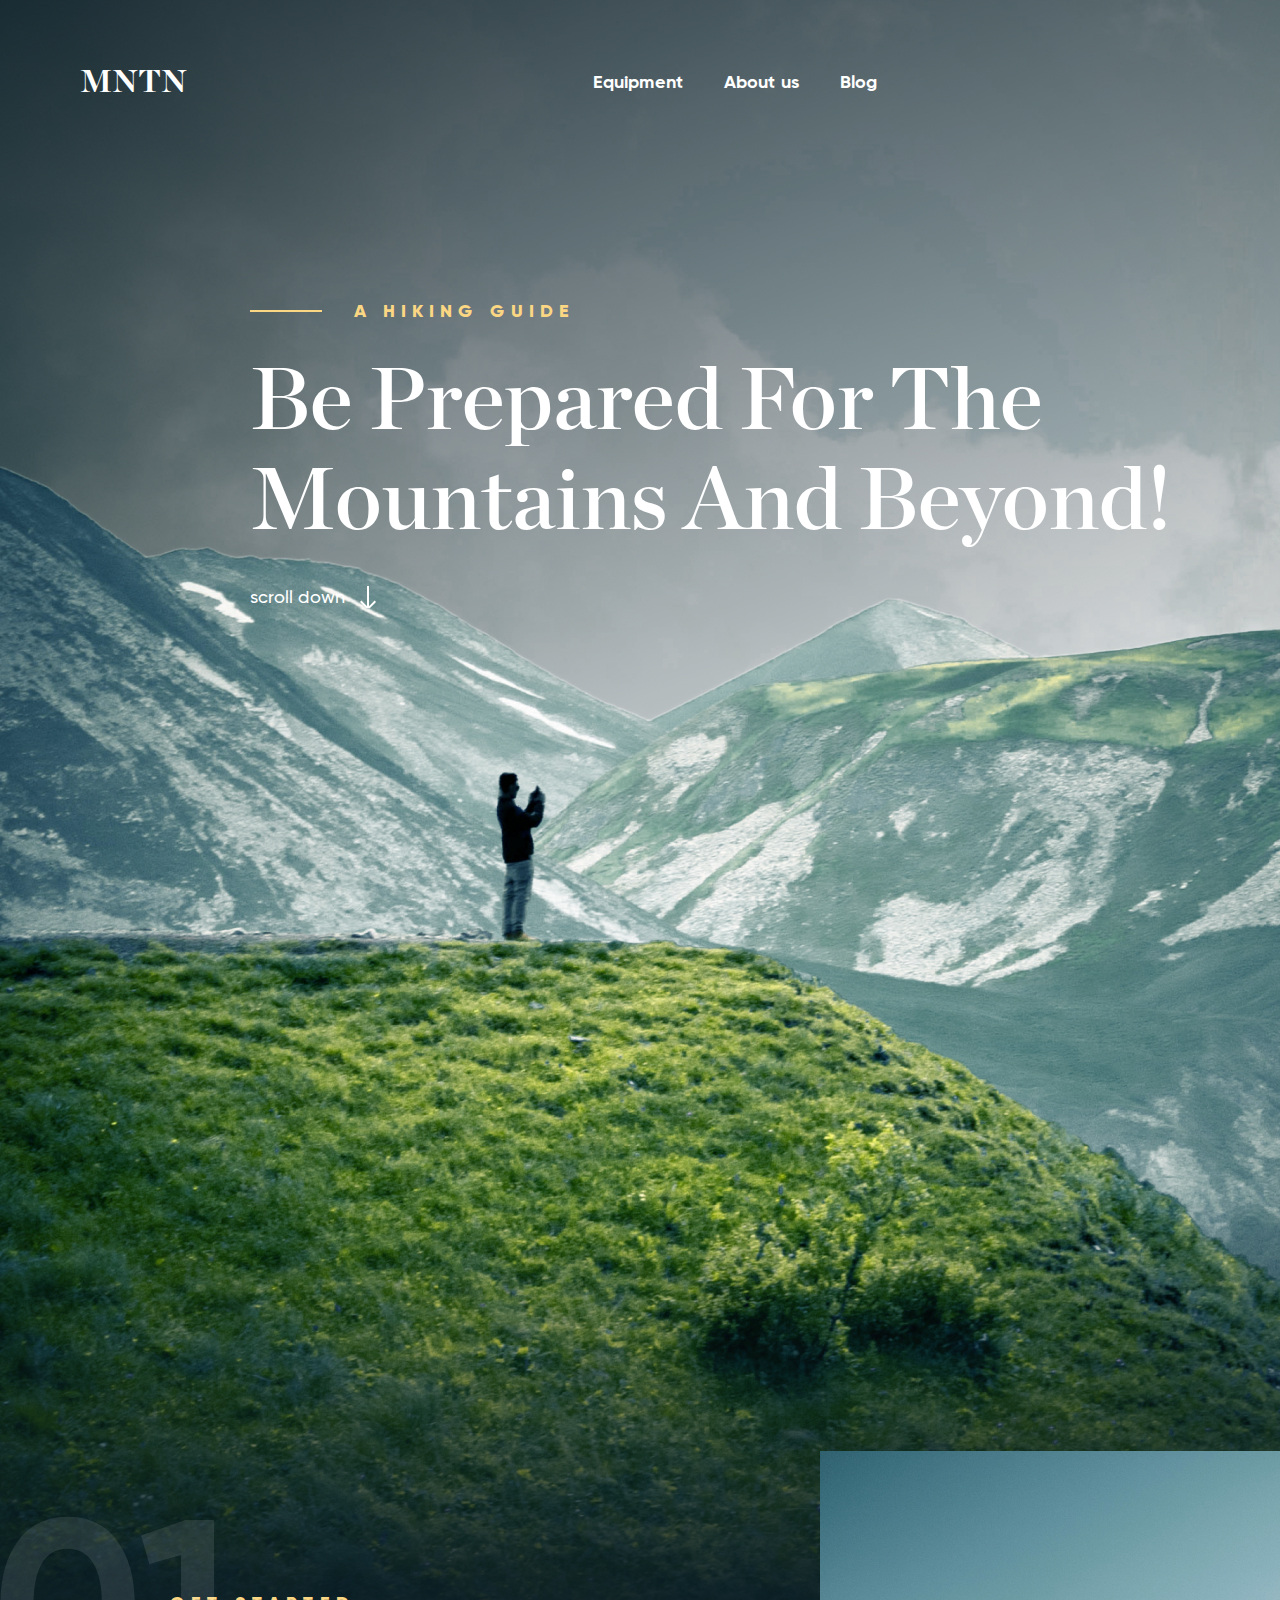
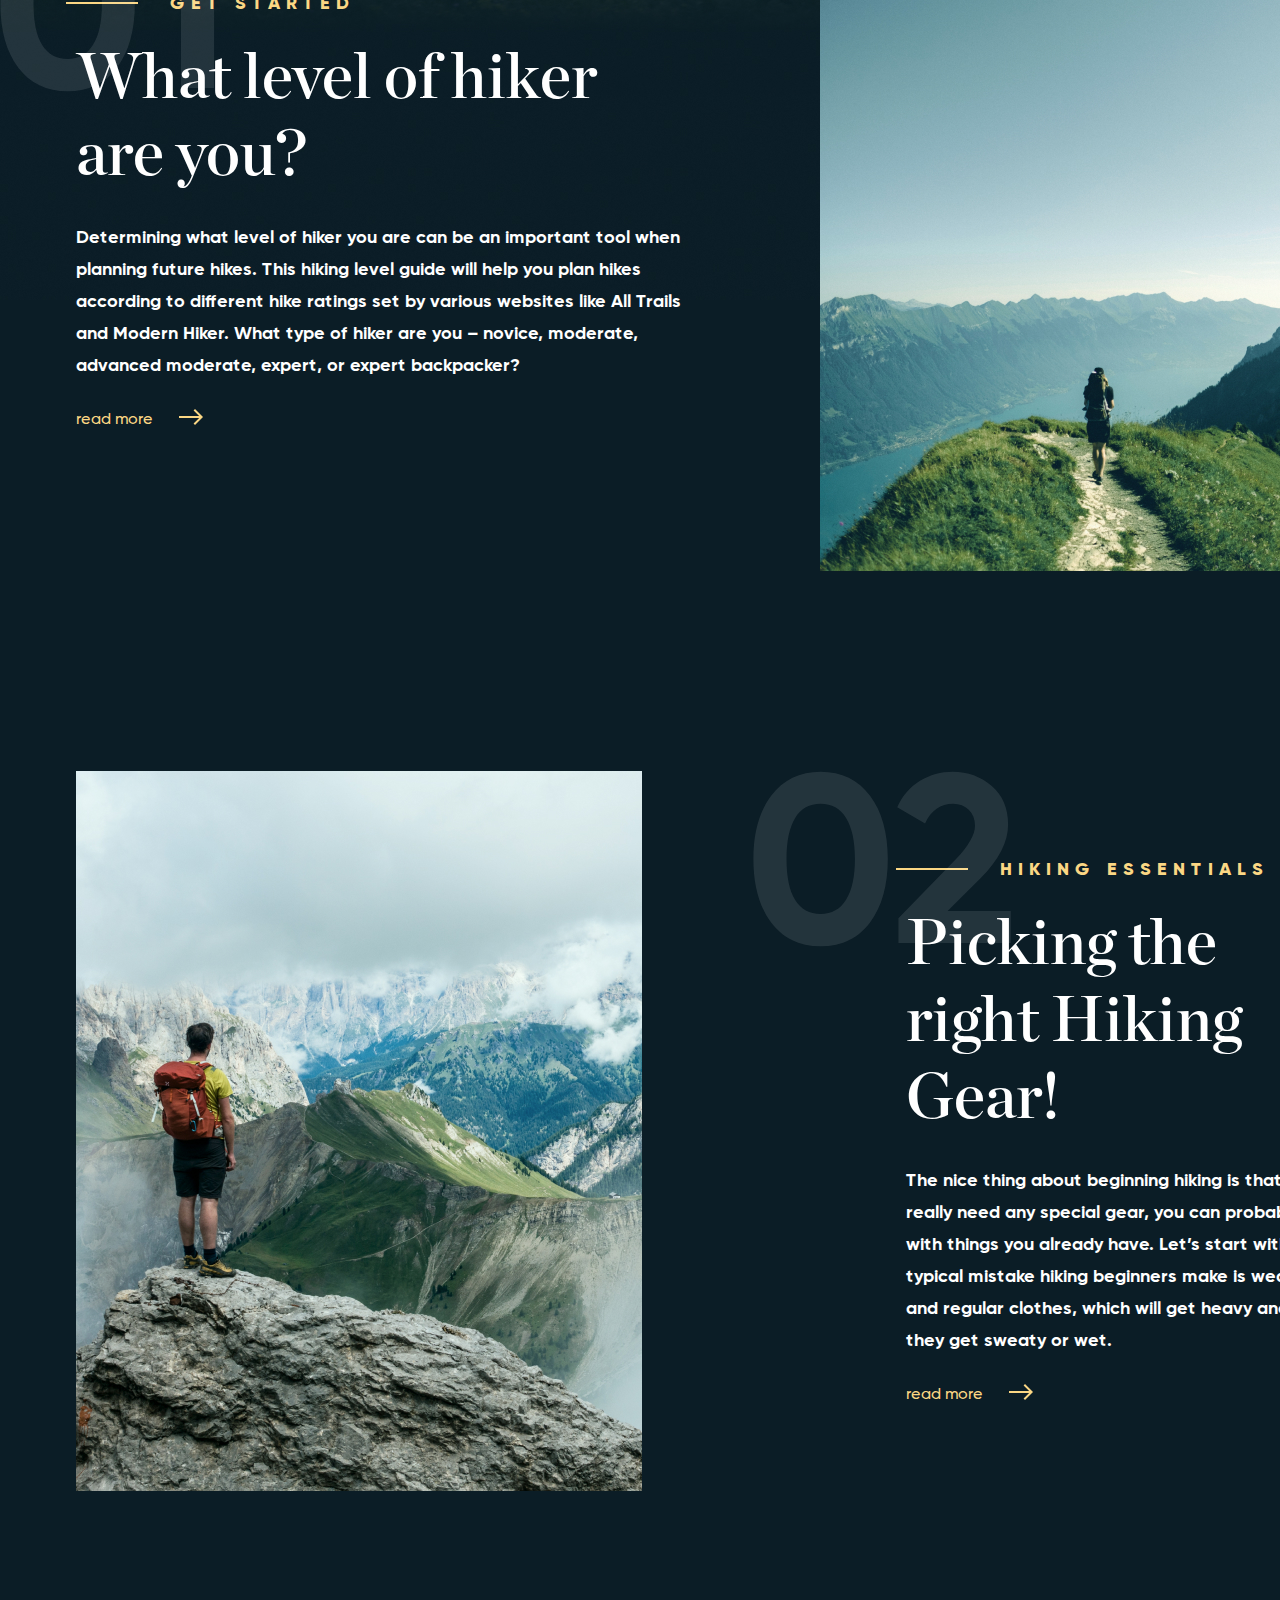
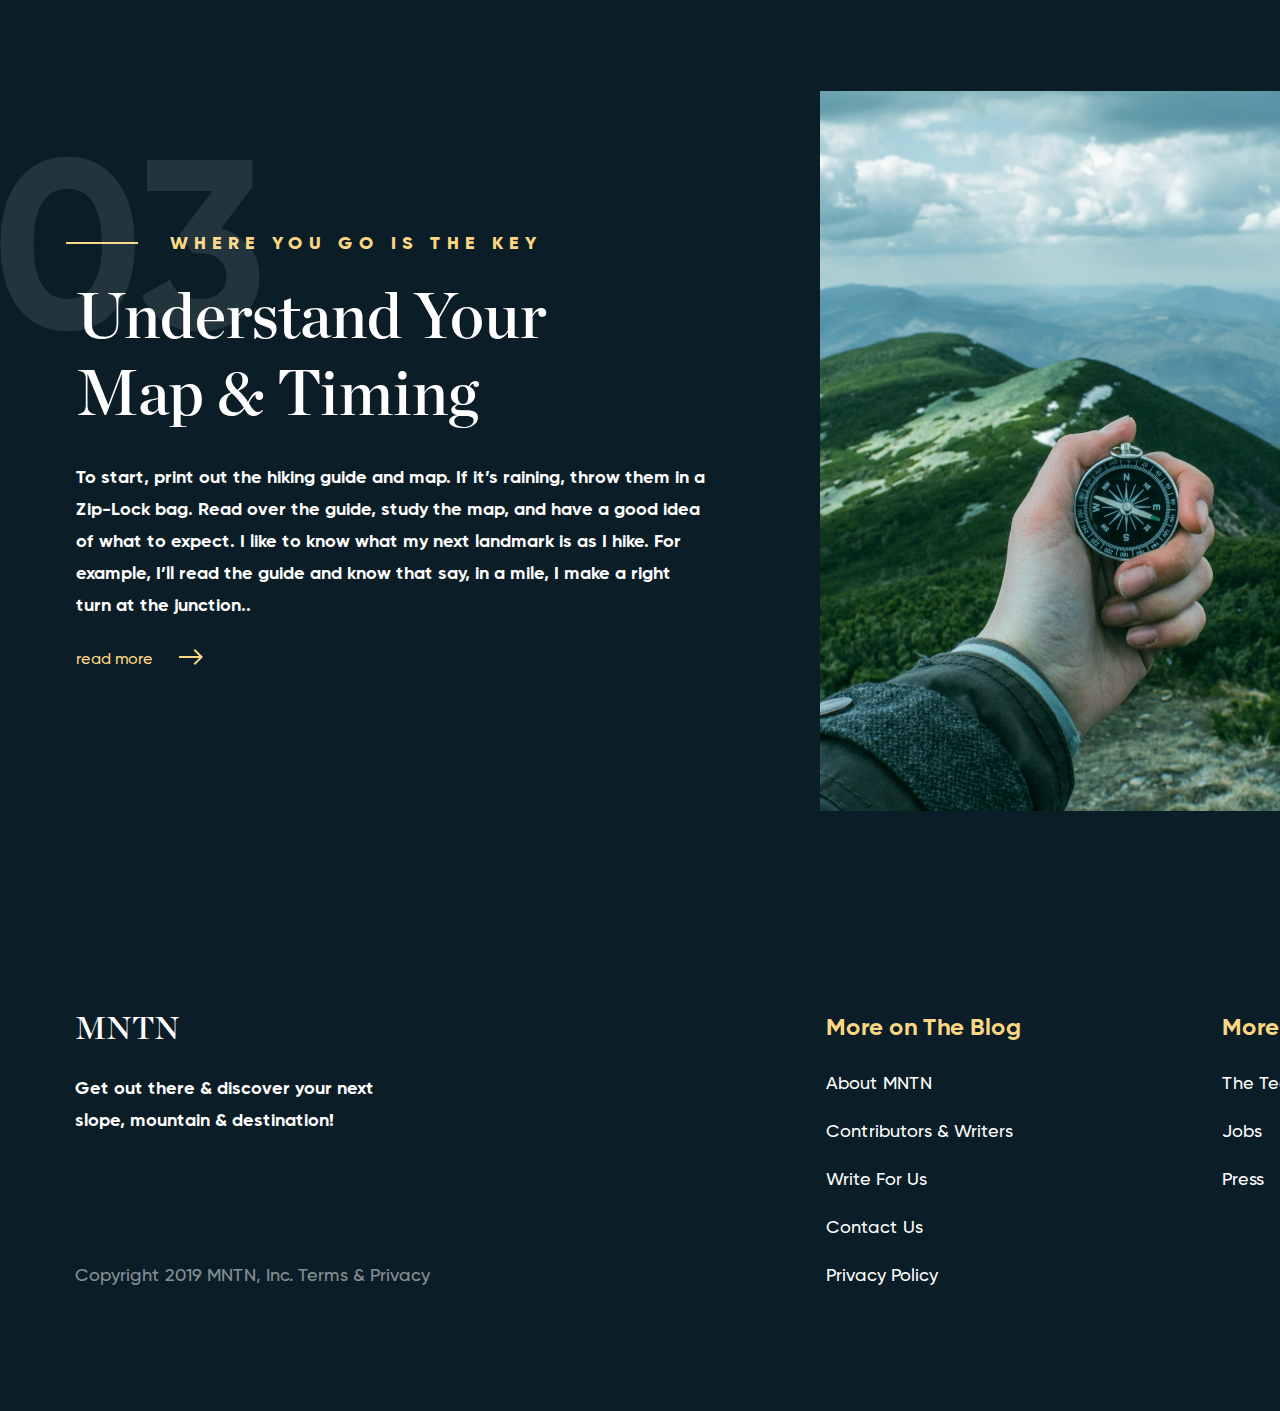
<file: index.html>
<!DOCTYPE html>
<html lang="en">
	<head>
		<meta charset="UTF-8" />
		<meta name="viewport" content="width=device-width, initial-scale=1.0" />
		<link rel="stylesheet" href="./style/main.css" />
		<link rel="stylesheet" href="./fonts/Gilroy/stylesheet.css" />
	</head>
	<body>
		<header class="header">
			<nav class="nav-wrapper">
				<div class="container-wide">
					<div class="row">
						<a href="#" class="logo">MNTN</a>
						<div class="nav">
							<ul>
								<li><a href="#">Equipment</a></li>
								<li><a href="#">About us</a></li>
								<li><a href="#">Blog</a></li>
							</ul>
						</div>
						<a href="#" class="account">Account</a>
					</div>
				</div>
			</nav>
			<div class="wrap-title">
				<article class="main-title">
					<section class="key-title-category">A Hiking guide</section>
					<div class="key-title">Be prepared for the Mountains and beyond!</div>
					<section class="key-title-scroll">scroll down</section>
				</article>
			</div>
		</header>
		<main>
			<article class="content start">
				<div class="section-wrapper">
					<section class="content-title-category">Get started</section>
					<div class="content-title">What level of hiker are you?</div>
					<section class="content-description">
						Determining what level of hiker you are can be an important tool
						when planning future hikes. This hiking level guide will help you
						plan hikes according to different hike ratings set by various
						websites like All Trails and Modern Hiker. What type of hiker are
						you – novice, moderate, advanced moderate, expert, or expert
						backpacker?
					</section>
					<section class="content-direction">read more</section>
				</div>
				<div class="icon-number"><img src="./img/01.svg" alt="icon" /></div>
				<img src="./img/1.jpg" alt="photo_1" />
			</article>
			<div class="content-right-wrapper">
				<article class="content-right essentials">
					<div class="section-wrapper-right">
						<section class="content-title-category">hiking essentials</section>
						<div class="content-title">Picking the right Hiking Gear!</div>
						<section class="content-description">
							The nice thing about beginning hiking is that you don’t really
							need any special gear, you can probably get away with things you
							already have. Let’s start with clothing. A typical mistake hiking
							beginners make is wearing jeans and regular clothes, which will
							get heavy and chafe wif they get sweaty or wet.
						</section>
						<section class="content-direction">read more</section>
					</div>
					<img src="./img/2.jpg" alt="photo_2" />
					<div class="icon-number-right">
						<img src="./img/02.svg" alt="icon" />
					</div>
				</article>
			</div>
			<article class="content map">
				<div class="section-wrapper">
					<section class="content-title-category">
						where you go is the key
					</section>
					<div class="content-title">Understand Your Map & Timing</div>
					<section class="content-description">
						To start, print out the hiking guide and map. If it’s raining, throw
						them in a Zip-Lock bag. Read over the guide, study the map, and have
						a good idea of what to expect. I like to know what my next landmark
						is as I hike. For example, I’ll read the guide and know that say, in
						a mile, I make a right turn at the junction..
					</section>
					<section class="content-direction">read more</section>
				</div>
				<div class="icon-number"><img src="./img/03.svg" alt="icon" /></div>
				<img src="./img/3.jpg" alt="photo_3" />
			</article>
			<footer class="footer">
				<ul class="first-column">
					<li class="column-mntn">MNTN</li>
					<li class="column-desc">
						Get out there & discover your next slope, mountain & destination!
					</li>
					<li class="column-copyright">
						Copyright 2019 MNTN, Inc. Terms & Privacy
					</li>
				</ul>
				<ul class="second-column">
					<div class="column-footer-title">More on The Blog</div>
					<li>About MNTN</li>
					<li>Contributors & Writers</li>
					<li>Write For Us</li>
					<li>Contact Us</li>
					<li>Privacy Policy</li>
				</ul>
				<ul class="third-column">
					<div class="column-footer-title">More on MNTN</div>
					<li>The Team</li>
					<li>Jobs</li>
					<li>Press</li>
				</ul>
			</footer>

			<!-- MOBILE VERSION -->

			<header class="header-mobile">
				<section><h1>What level of hiker are you?</h1></section>
				<ul>
					<li><a href="#">Equipment</a></li>
					<li><a href="#">About us</a></li>
					<li><a href="#">Blog</a></li>
					<li><a href="#">Account</a></li>
				</ul>
			</header>
			<main class="main-mobile">
				<section class="content-mobile">
					<img src="./img/1.jpg" alt="image" />
					<article class="article-mobile">
						<h1 class="content-title-mobile">What level of hiker are you?</h1>
						<p class="content-description-mobile">
							Determining what level of hiker you are can be an important tool
							when planning future hikes. This hiking level guide will help you
							plan hikes according to different hike ratings set by various
							websites like All Trails and Modern Hiker. What type of hiker are
							you – novice, moderate, advanced moderate, expert, or expert
							backpacker?
						</p>
						<section class="content-direction-mobile">
							<a href="#">read more</a>
						</section>
					</article>
				</section>
				<section class="content-mobile">
					<img src="./img/2.jpg" alt="image" />
					<article class="article-mobile">
						<h1 class="content-title-mobile">Picking the right Hiking Gear!</h1>
						<p class="content-description-mobile">
							The nice thing about beginning hiking is that you don’t really
							need any special gear, you can probably get away with things you
							already have. Let’s start with clothing. A typical mistake hiking
							beginners make is wearing jeans and regular clothes, which will
							get heavy and chafe wif they get sweaty or wet.
						</p>
						<section class="content-direction-mobile">
							<a href="#">read more</a>
						</section>
					</article>
				</section>
				<section class="content-mobile">
					<img src="./img/3.jpg" alt="image" />
					<article class="article-mobile">
						<h1 class="content-title-mobile">Understand Your Map & Timing</h1>
						<p class="content-description-mobile">
							To start, print out the hiking guide and map. If it’s raining,
							throw them in a Zip-Lock bag. Read over the guide, study the map,
							and have a good idea of what to expect. I like to know what my
							next landmark is as I hike. For example, I’ll read the guide and
							know that say, in a mile, I make a right turn at the junction..
						</p>
						<section class="content-direction-mobile">
							<a href="#">read more</a>
						</section>
					</article>
				</section>
				<footer class="footer-mobile">
					<ul class="column-mobile">
						<h1>More on The Blog</h1>
						<li>About MNTN</li>
						<li>Contributors & Writers</li>
						<li>Write For Us</li>
						<li>Contact Us</li>
						<li>Privacy Policy</li>
					</ul>
					<ul class="column-mobile">
						<h1>More on MNTN</h1>
						<li>The Team</li>
						<li>Jobs</li>
						<li>Press</li>
					</ul>
					<p>Copyright 2019 MNTN, Inc. Terms & Privacy</p>
				</footer>
			</main>
		</main>
	</body>
</html>
</file>
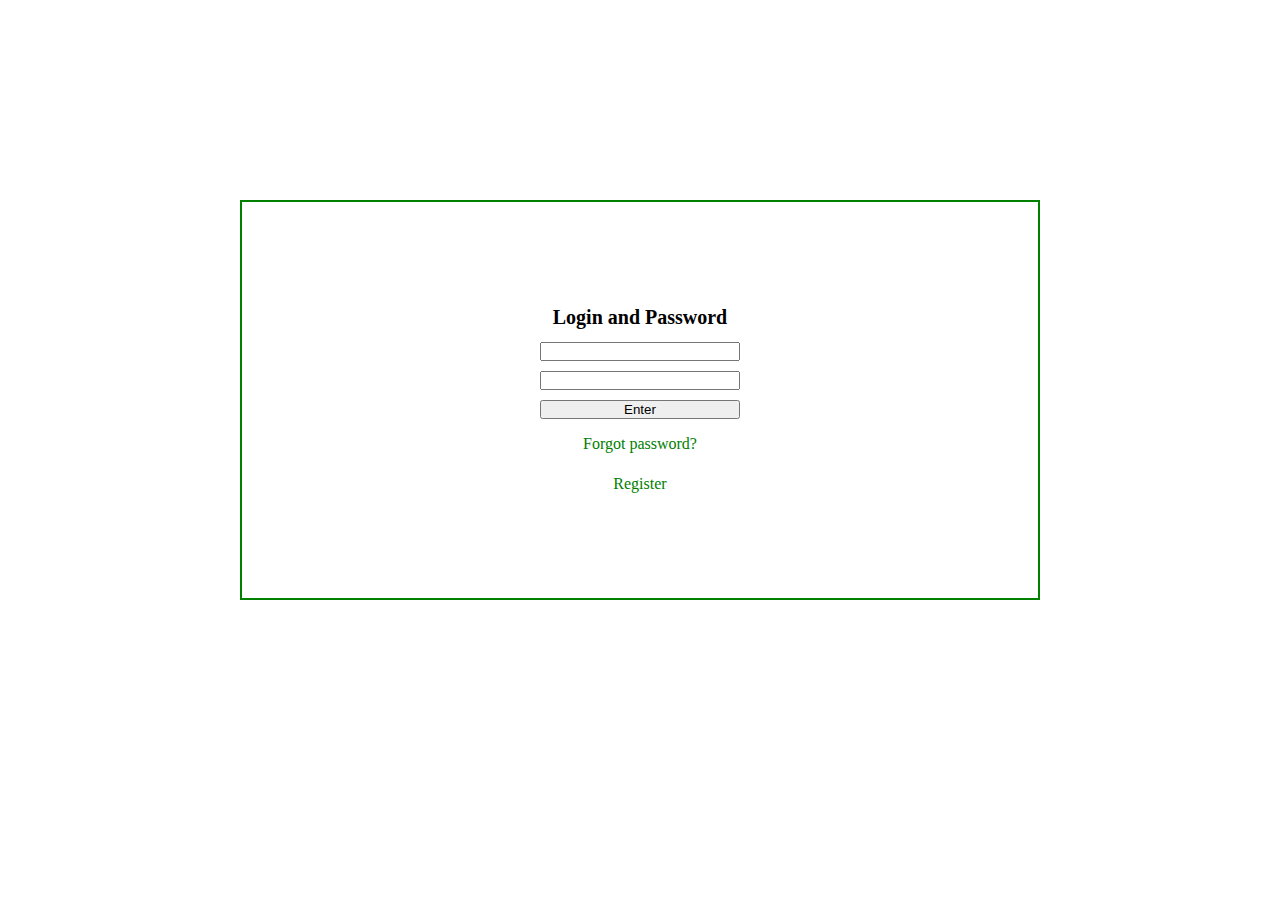
<file: authorizaction/login.html>
<!DOCTYPE html>
<html lang="en">
	<head>
		<meta charset="UTF-8" />
		<meta http-equiv="X-UA-Compatible" content="IE=edge" />
		<meta name="viewport" content="width=device-width, initial-scale=1.0" />
		<link rel="stylesheet" href="../public/style/authorizaction.css" />
	</head>
	<body>
		<main>
			<section class="login-box">
				<div class="field">
					<h1>Login and Password</h1>
					<input type="text" />
					<input type="password" />
					<button>Enter</button>
					<p>
						<a href="send-mail.html">Forgot password?</a>
					</p>
					<p>
						<a href="register.html">Register</a>
					</p>
				</div>
			</section>
		</main>
	</body>
</html>
</file>
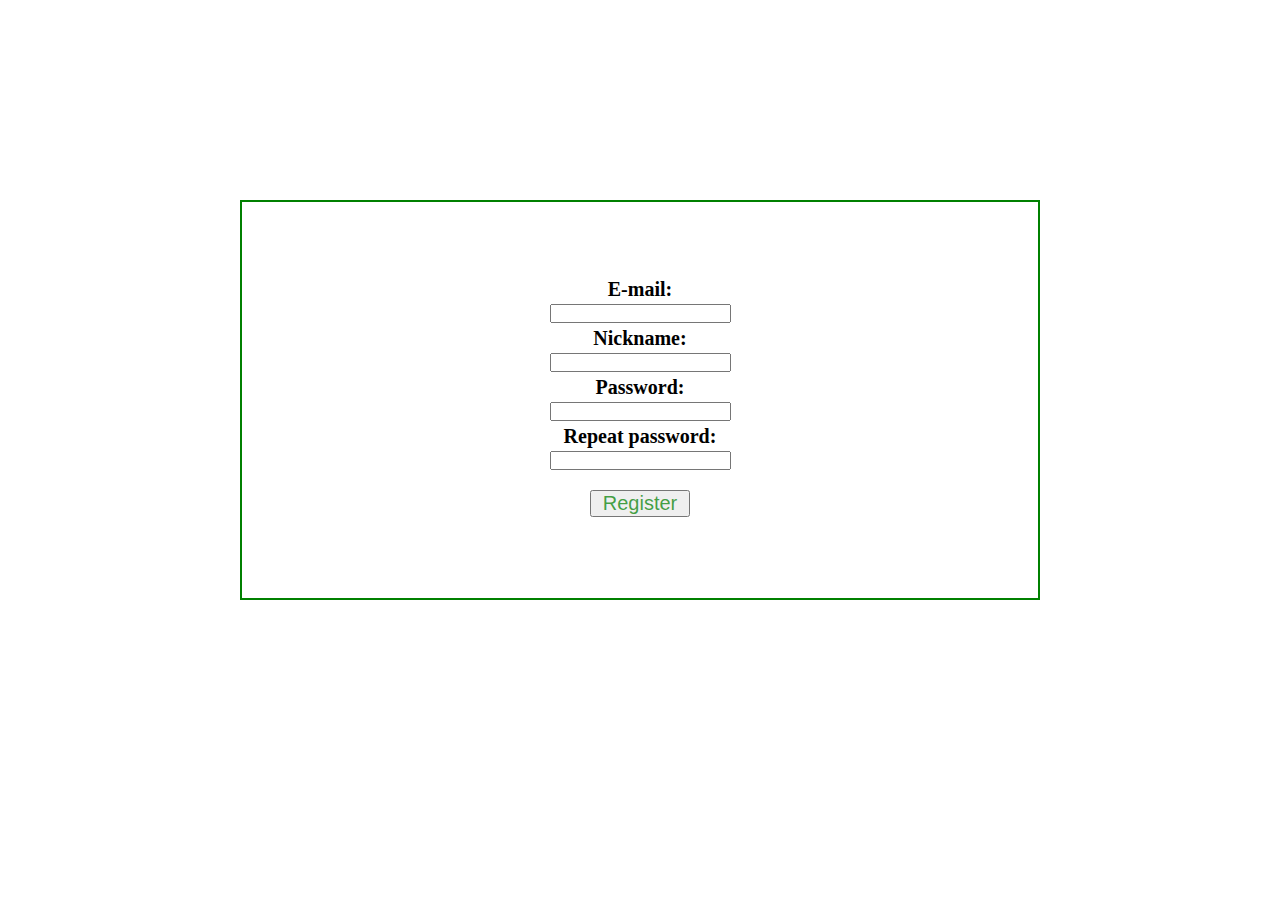
<file: authorizaction/register.html>
<!DOCTYPE html>
<html lang="en">
	<head>
		<meta charset="UTF-8" />
		<meta http-equiv="X-UA-Compatible" content="IE=edge" />
		<meta name="viewport" content="width=device-width, initial-scale=1.0" />
		<link rel="stylesheet" href="../public/style/authorizaction.css" />
	</head>
	<body>
		<main>
			<section class="login-box">
				<form method="post" class="field-2">
					<h1>E-mail:</h1>
					<input type="email" name="email" />
					<h1>Nickname:</h1>
					<input type="text" name="nickname" />
					<h1>Password:</h1>
					<input type="password" name="password_1" />
					<h1>Repeat password:</h1>
					<input type="password" name="password_2" />
					<input type="submit" value="Register" class="register" />
				</form>
			</section>
		</main>
	</body>
</html>
</file>
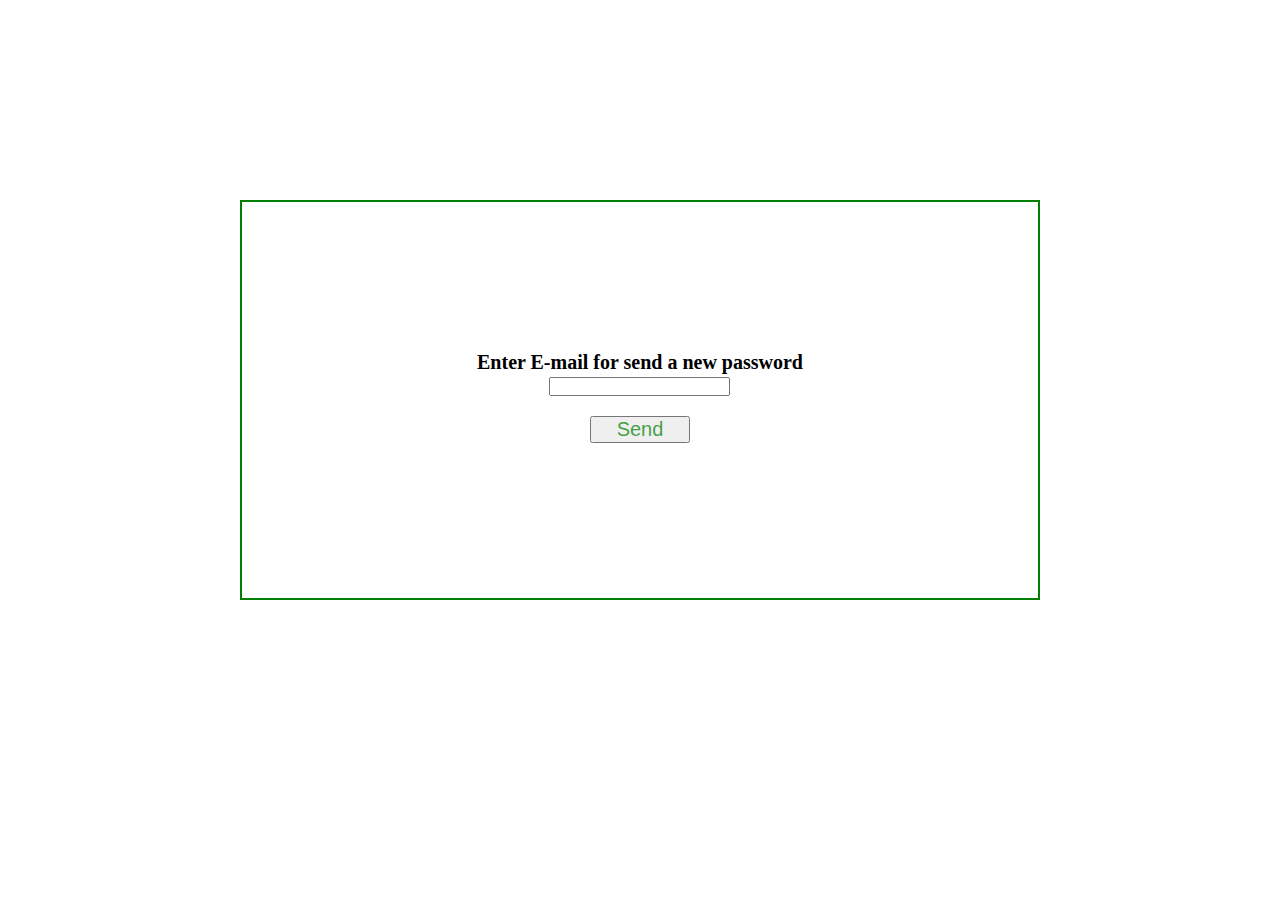
<file: authorizaction/send-mail.html>
<!DOCTYPE html>
<html lang="en">
	<head>
		<meta charset="UTF-8" />
		<meta http-equiv="X-UA-Compatible" content="IE=edge" />
		<meta name="viewport" content="width=device-width, initial-scale=1.0" />
		<link rel="stylesheet" href="../public/style/authorizaction.css" />
	</head>
	<body>
		<main>
			<section class="login-box">
				<form action="" method="" class="field-2">
					<h1>Enter E-mail for send a new password</h1>
					<input type="email" />
					<button class="register">Send</button>
				</form>
			</section>
		</main>
	</body>
</html>
</file>
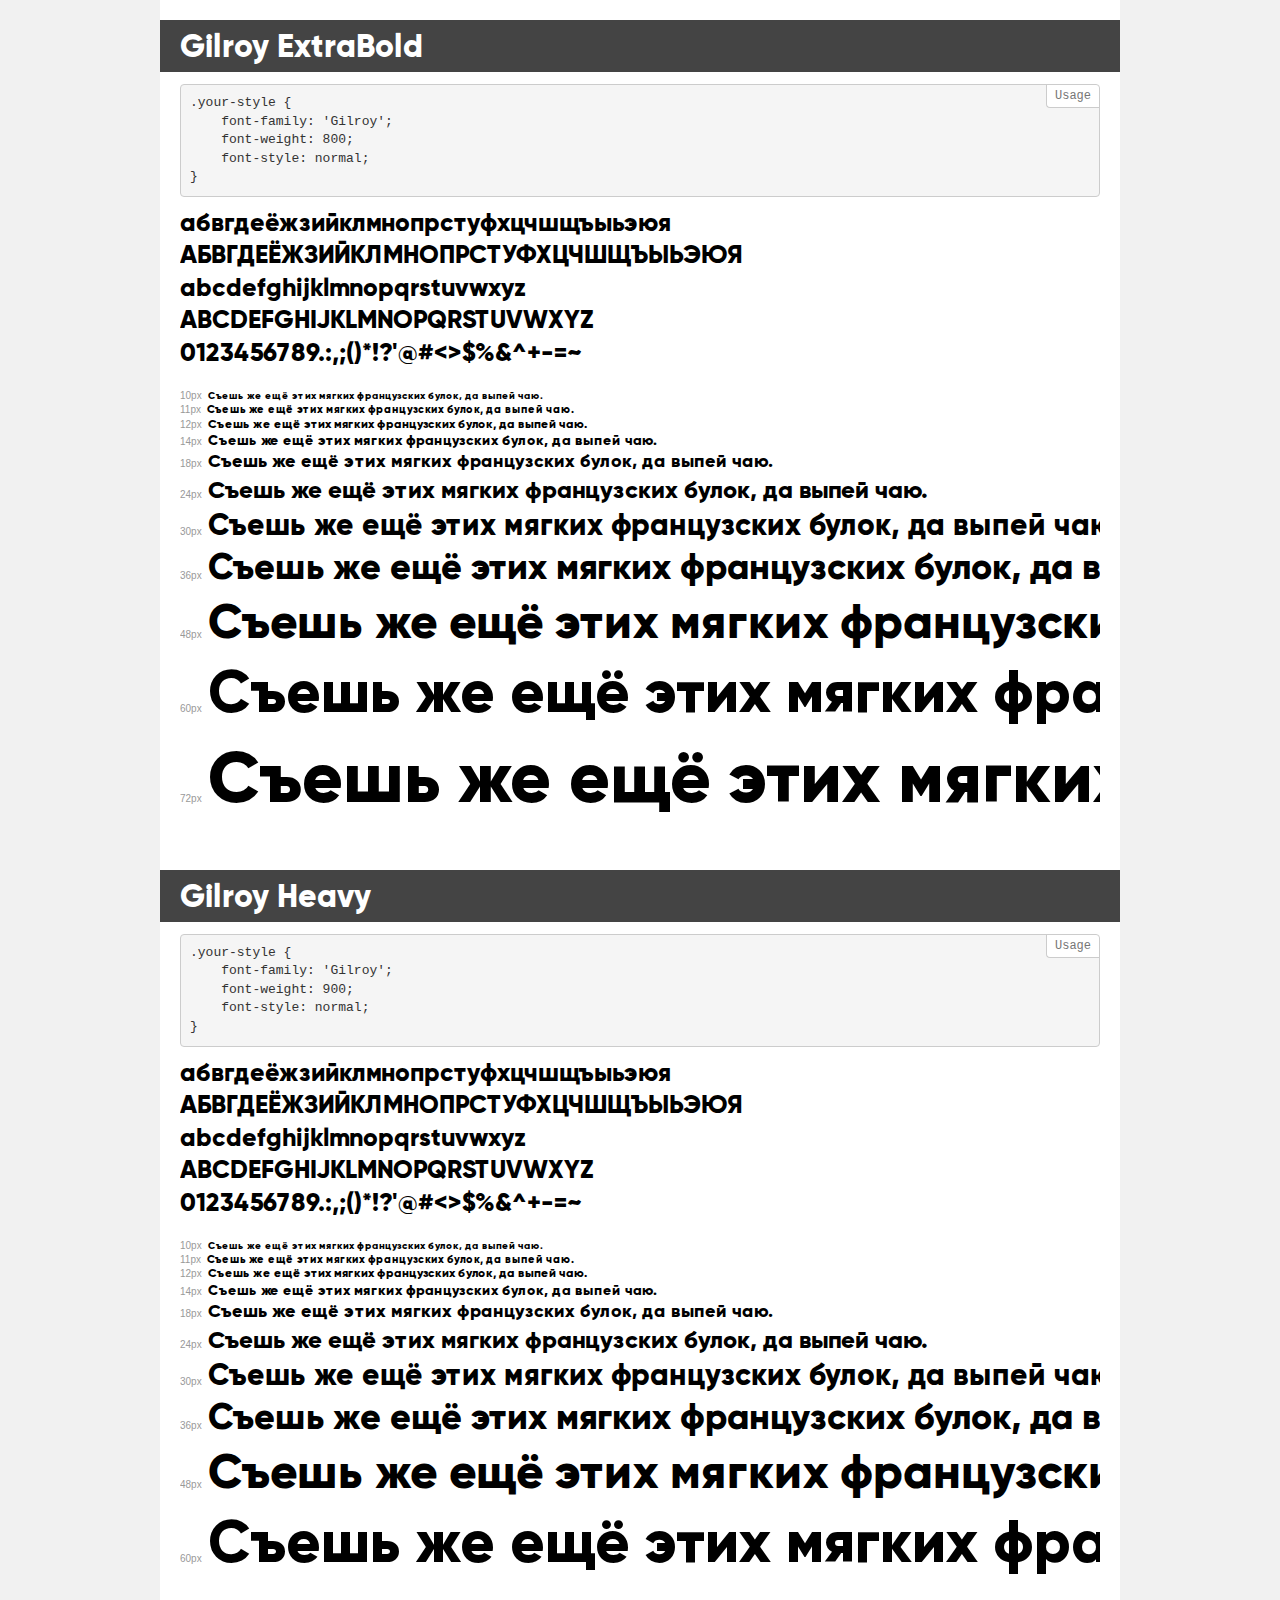
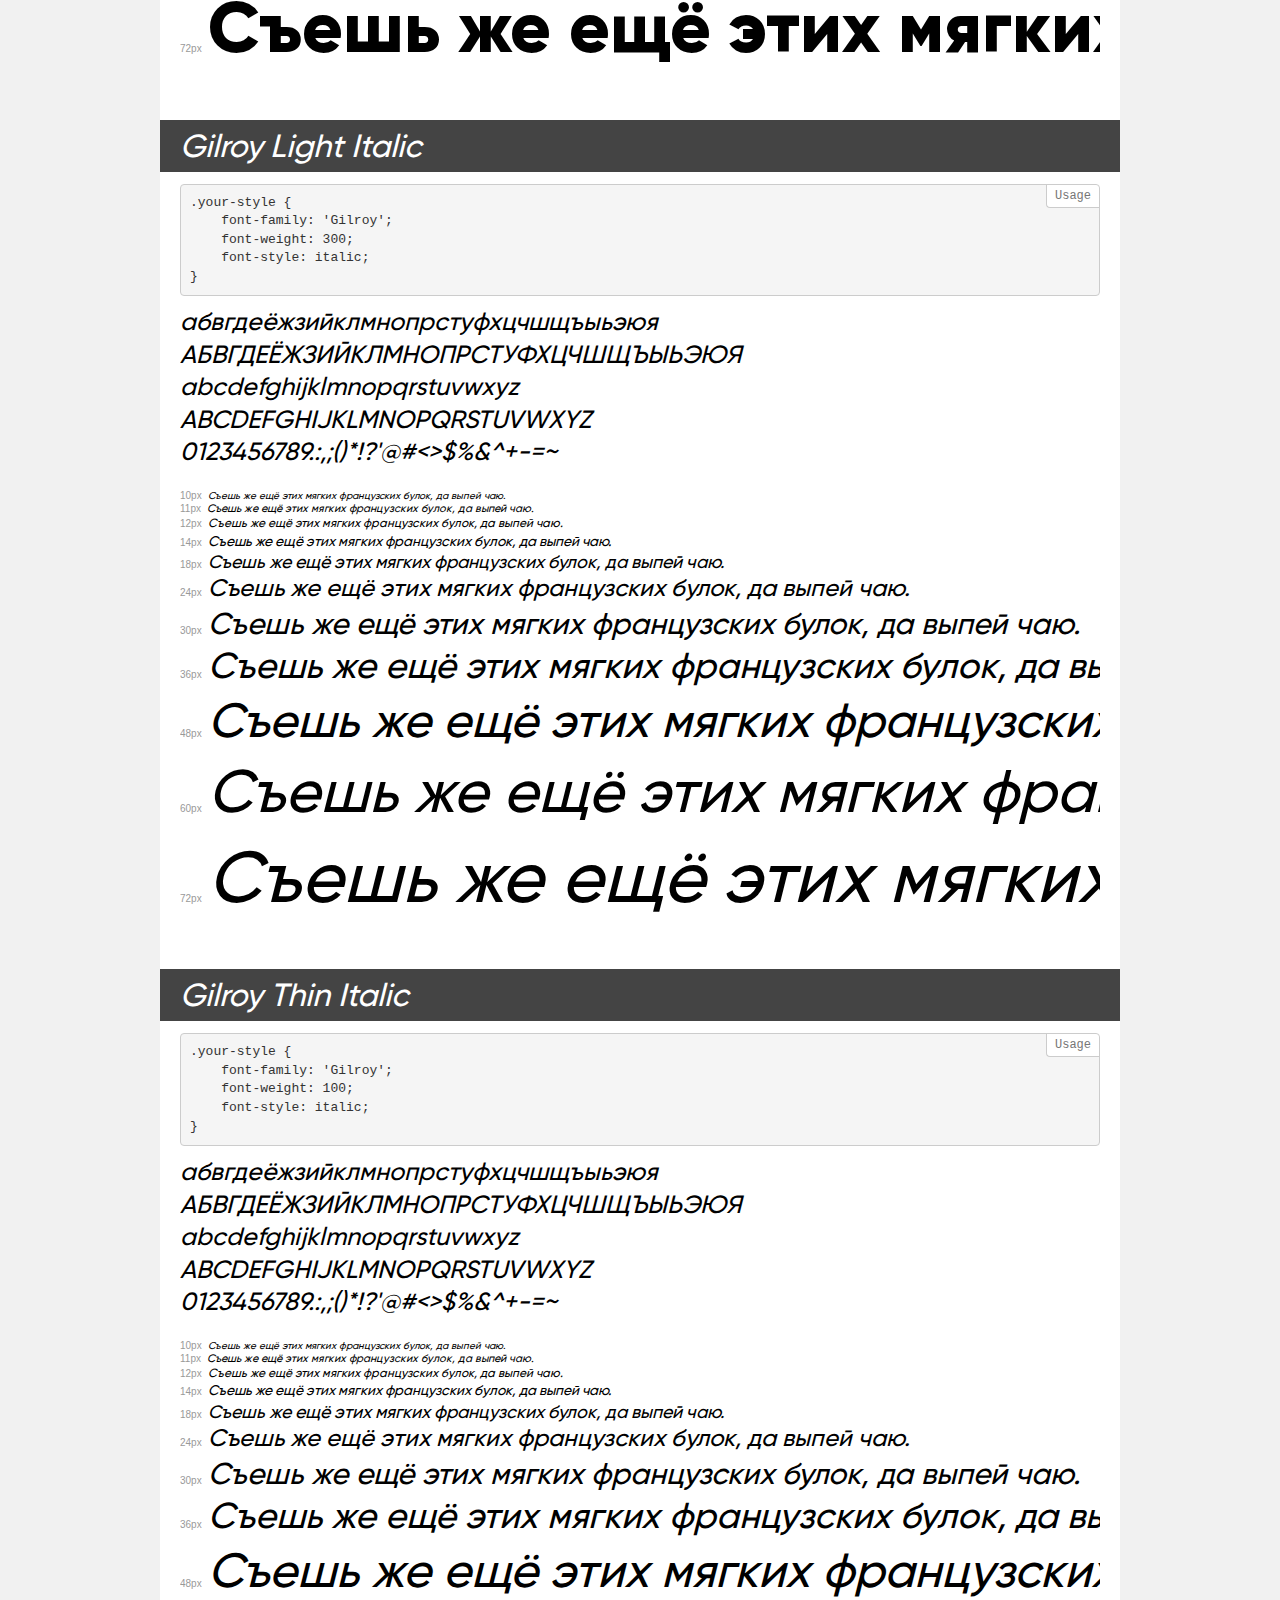
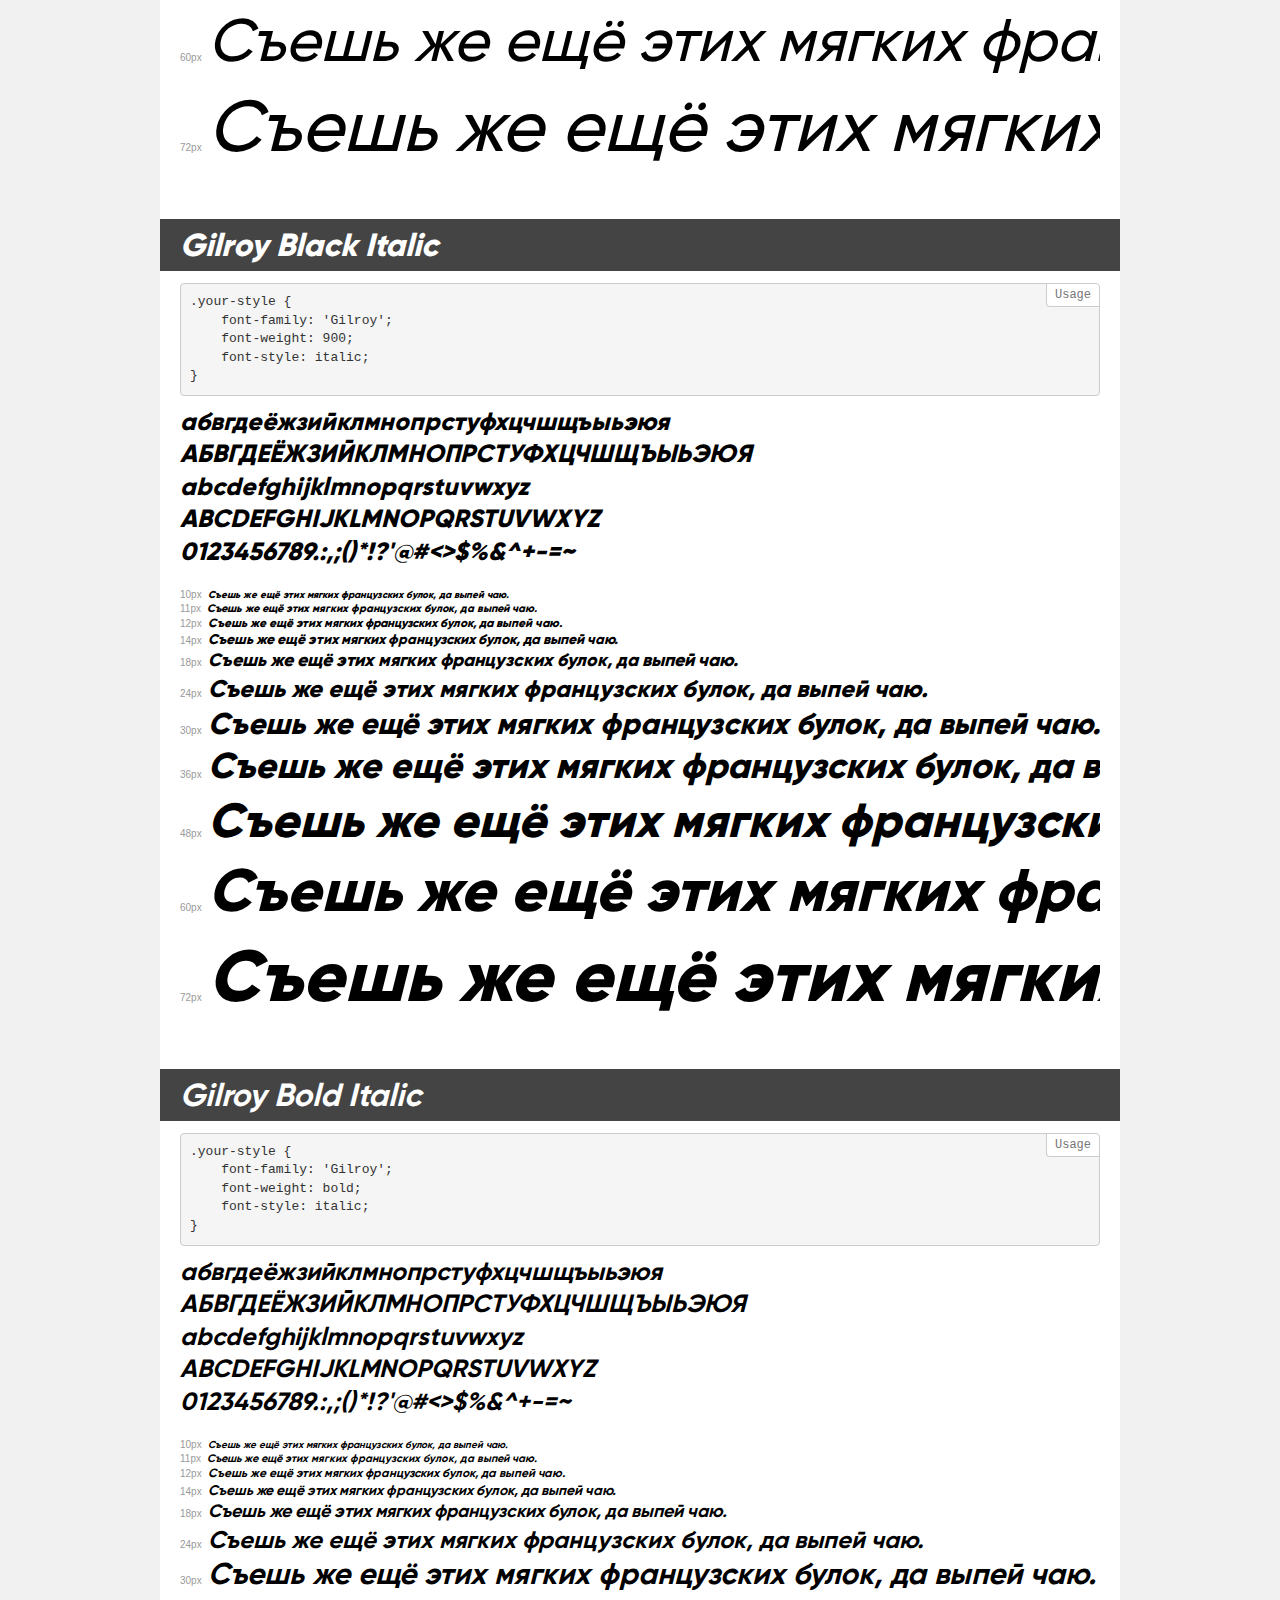
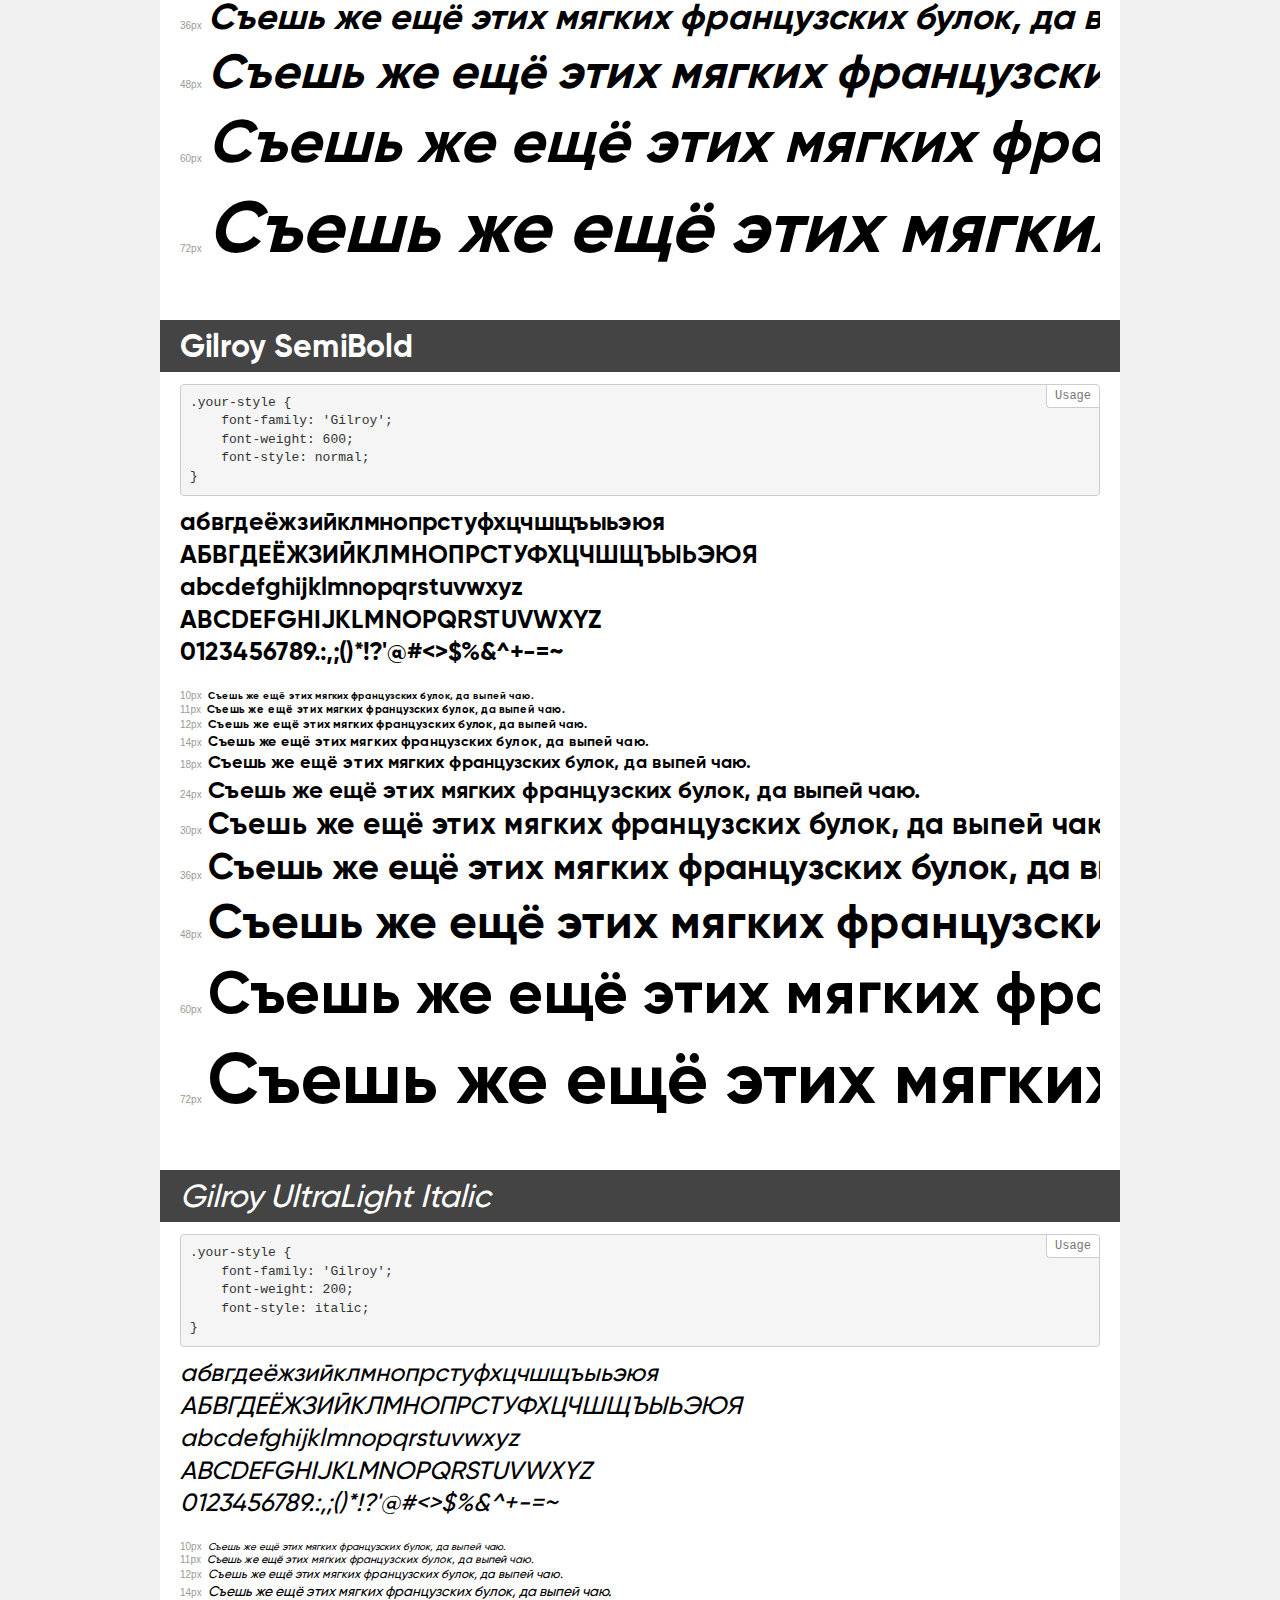
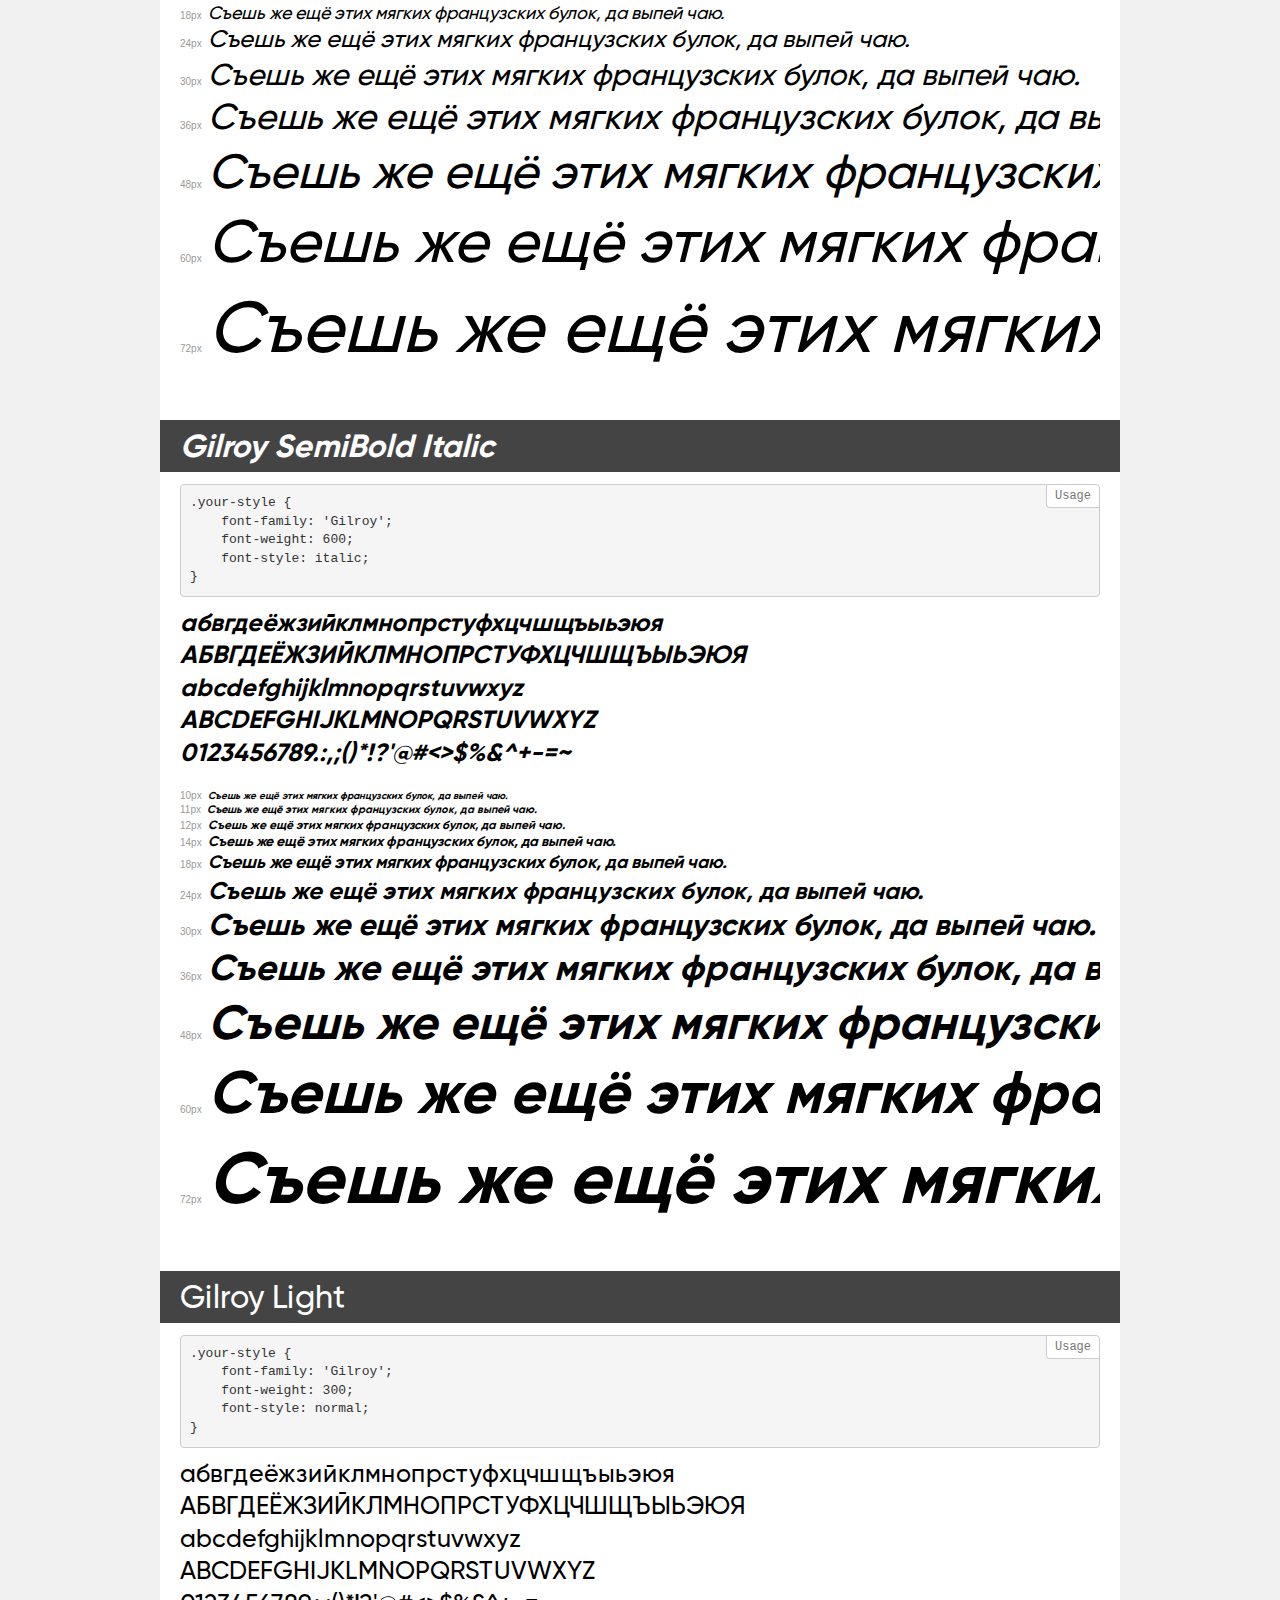
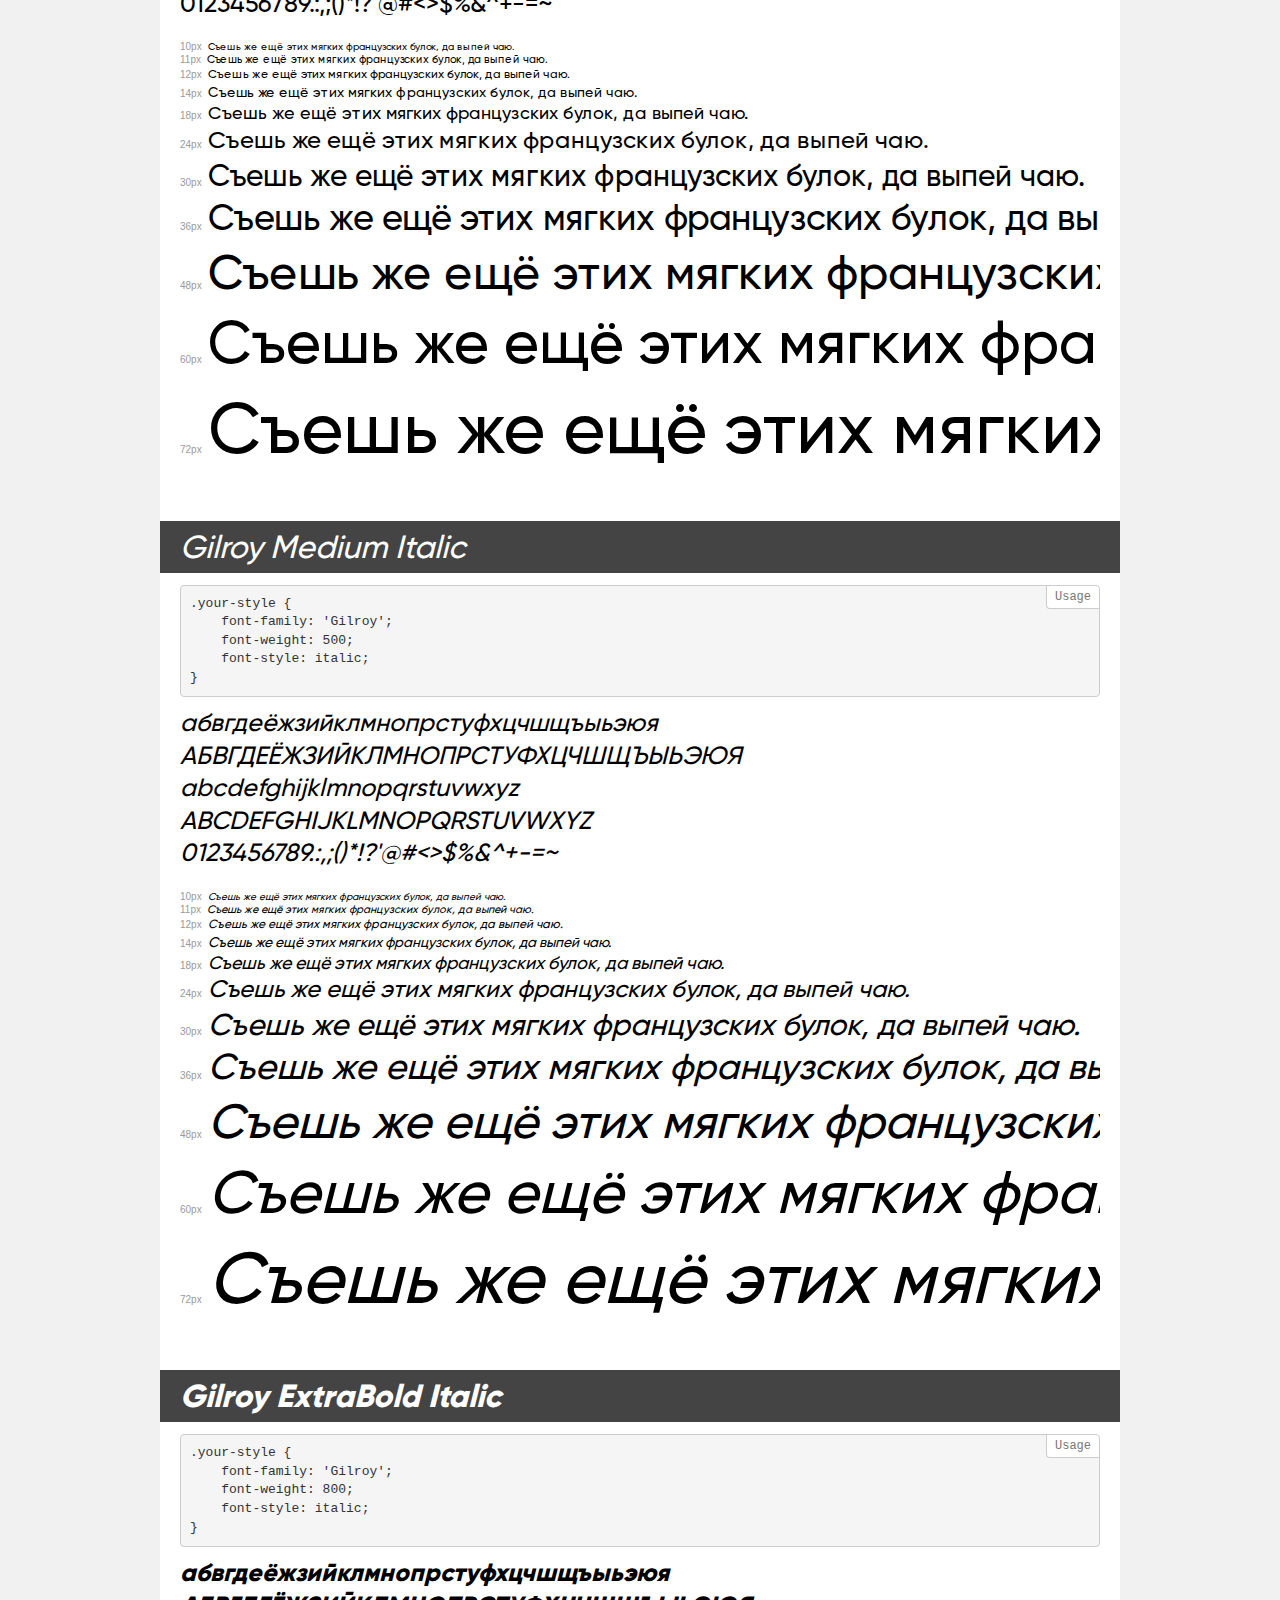
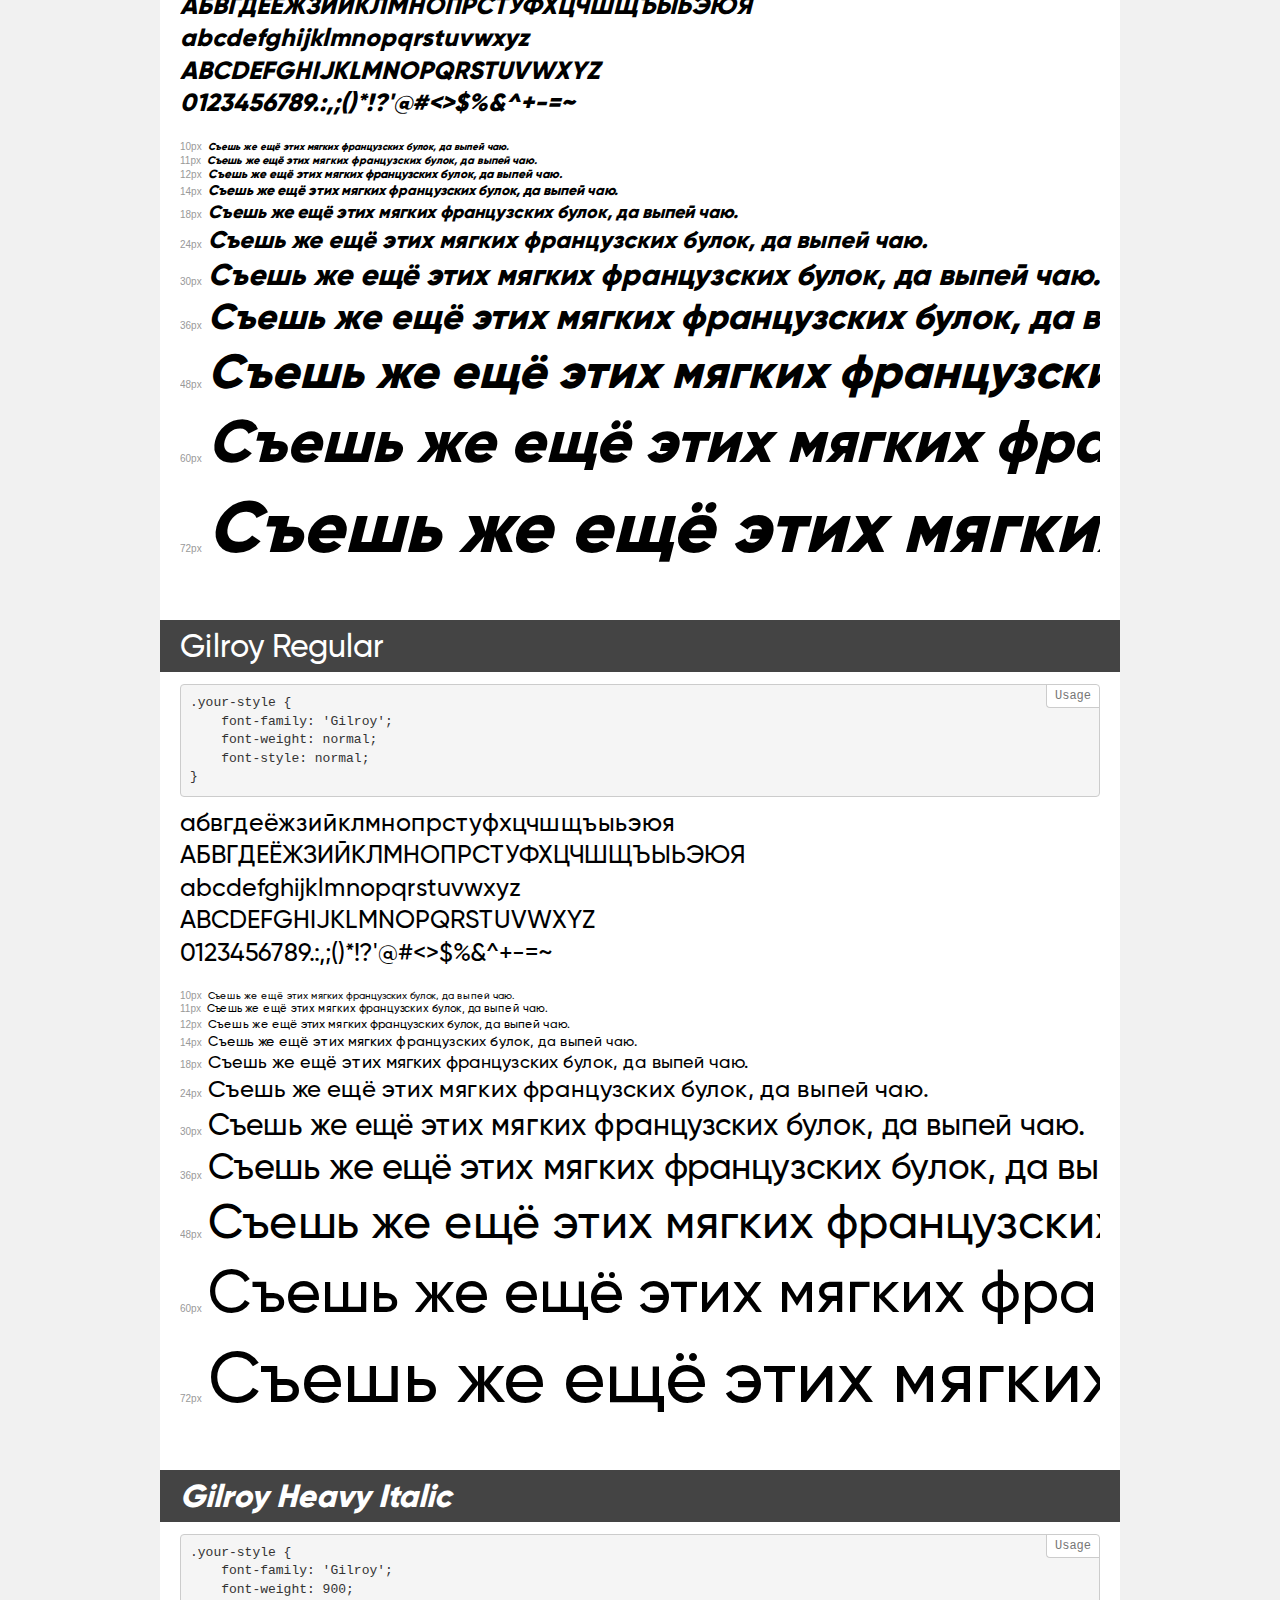
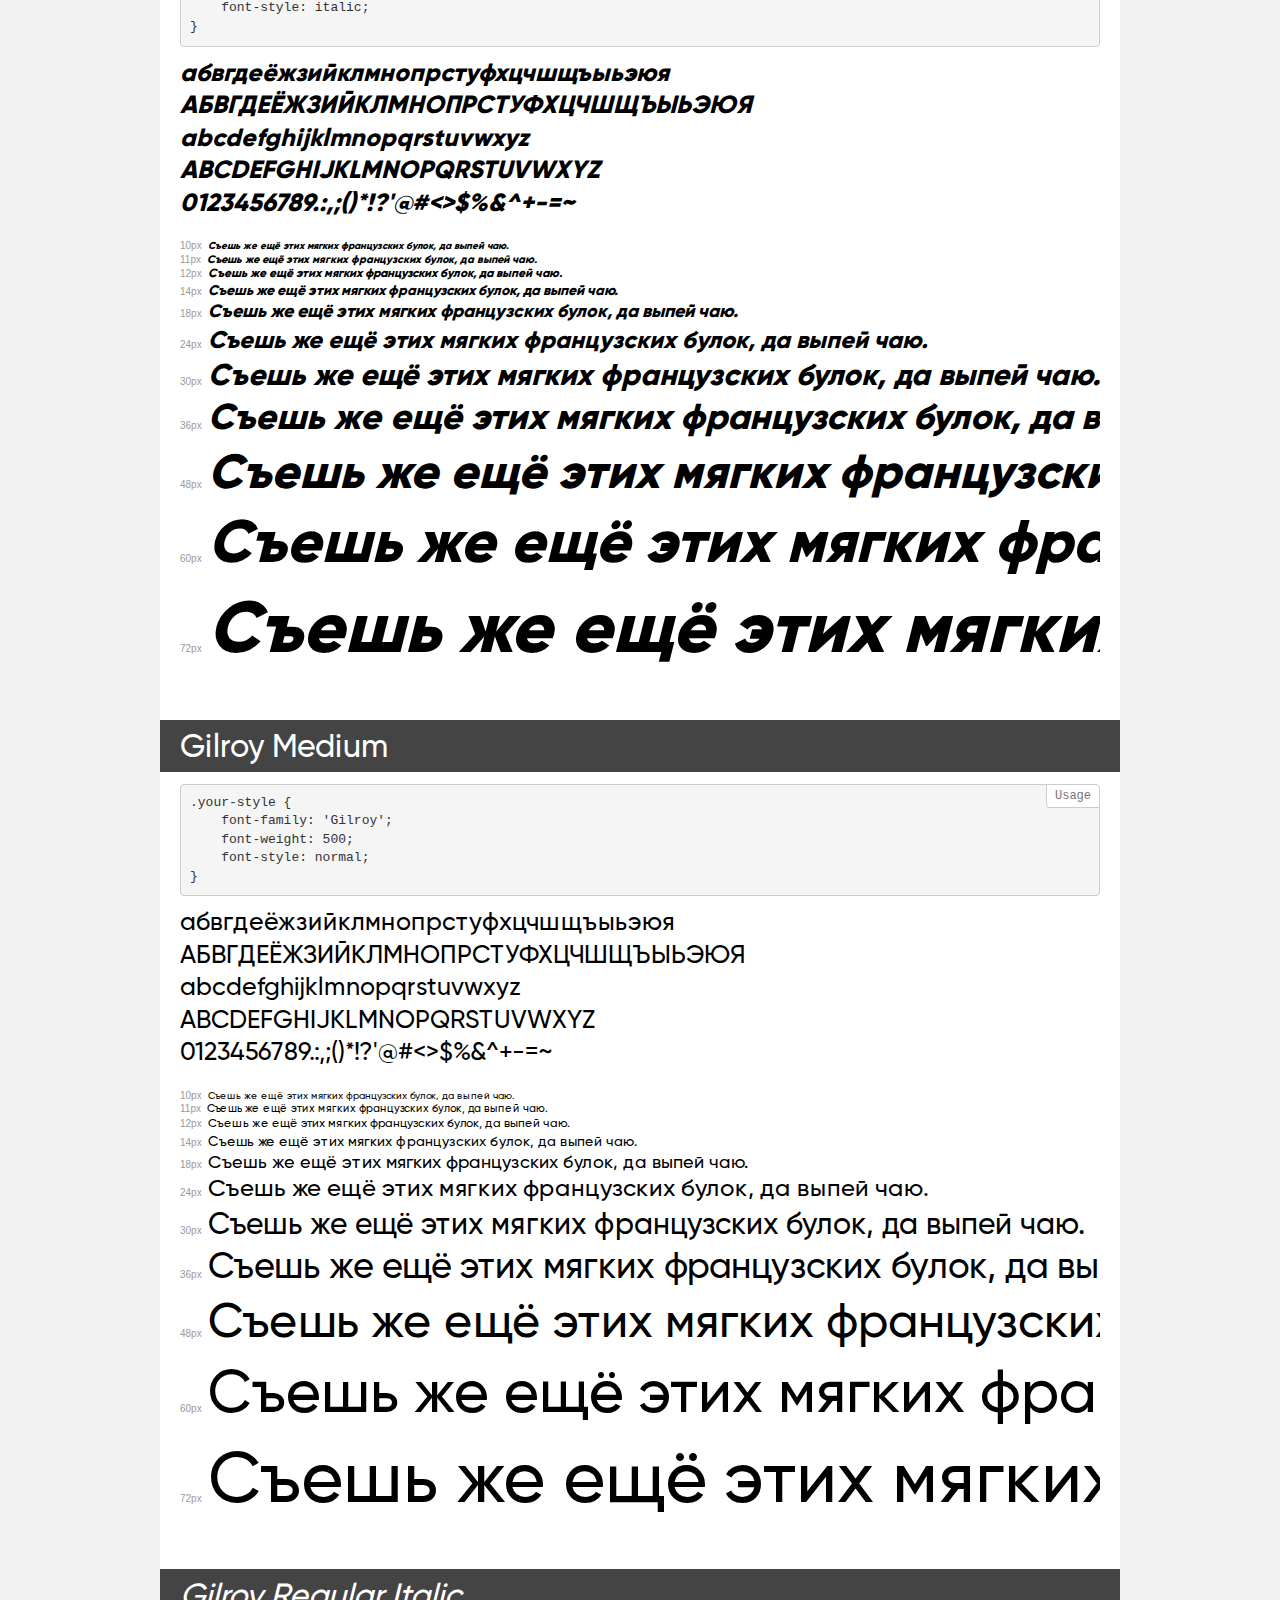
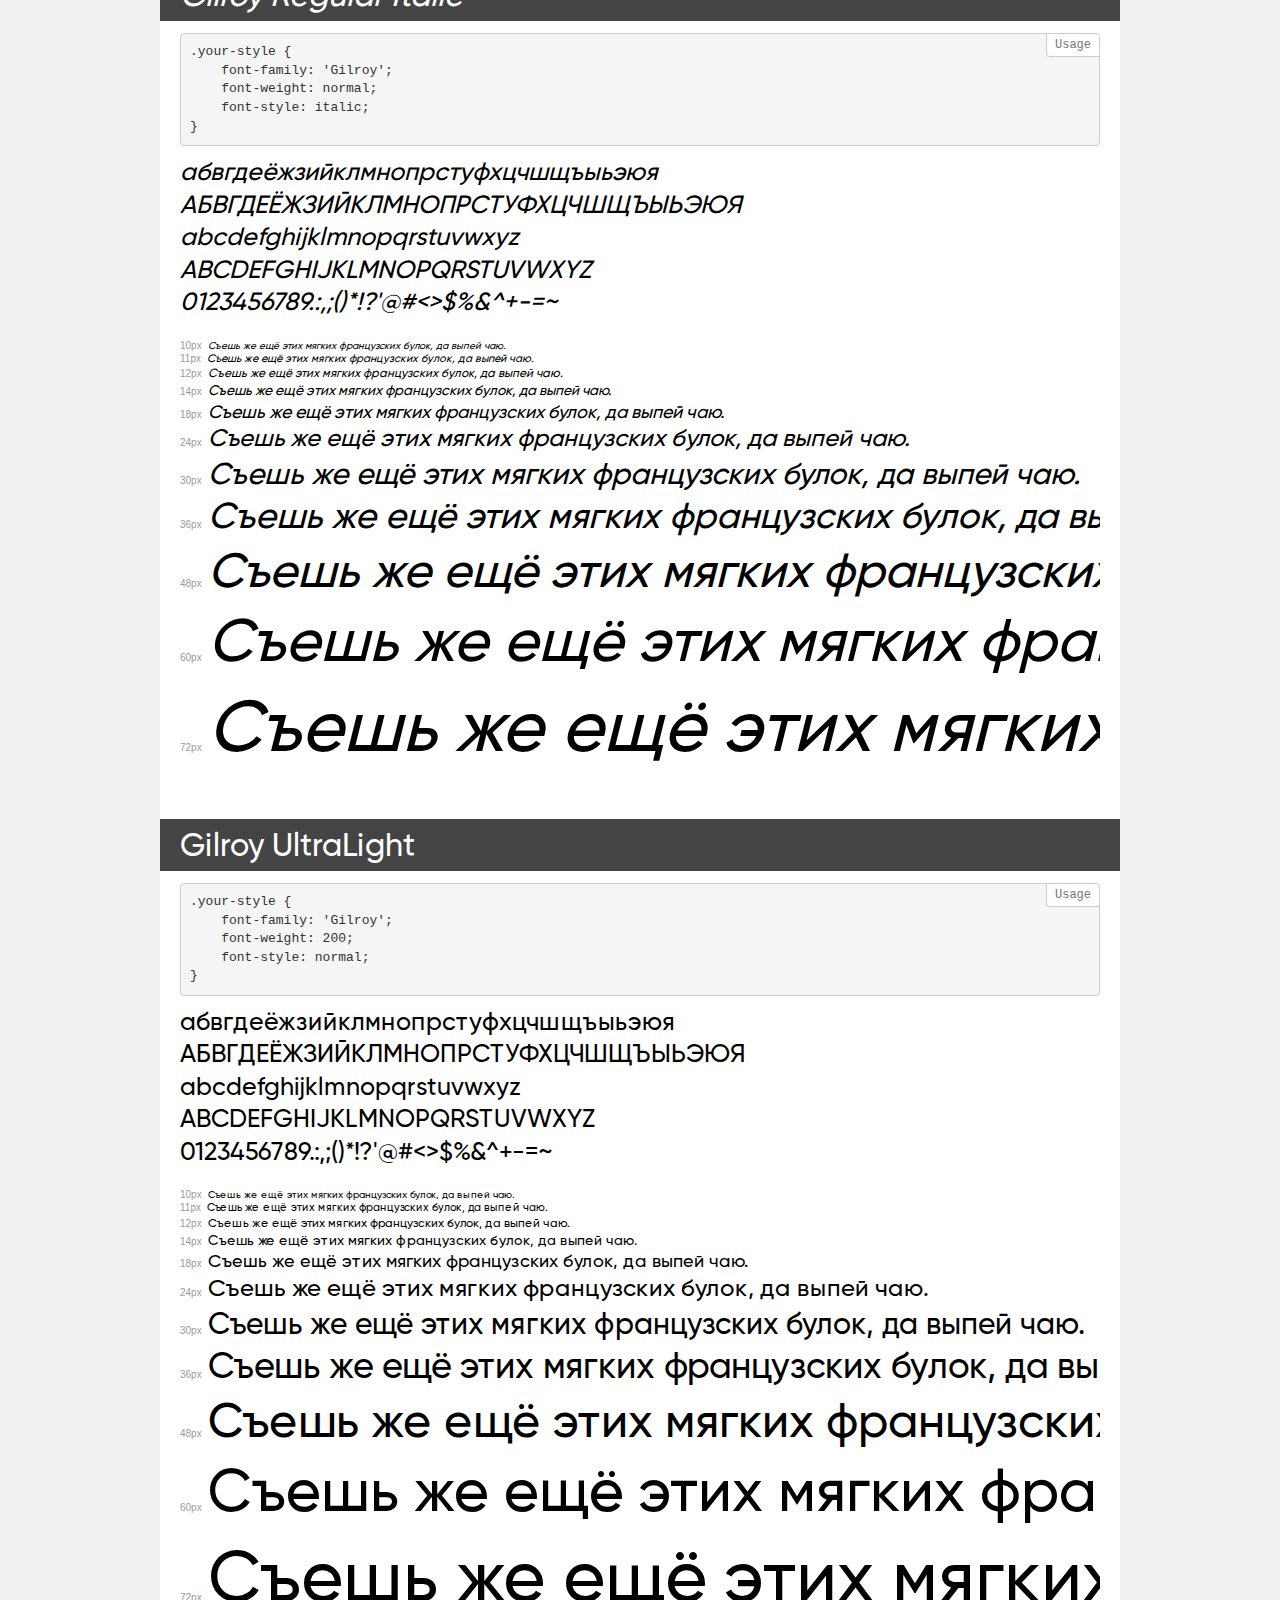
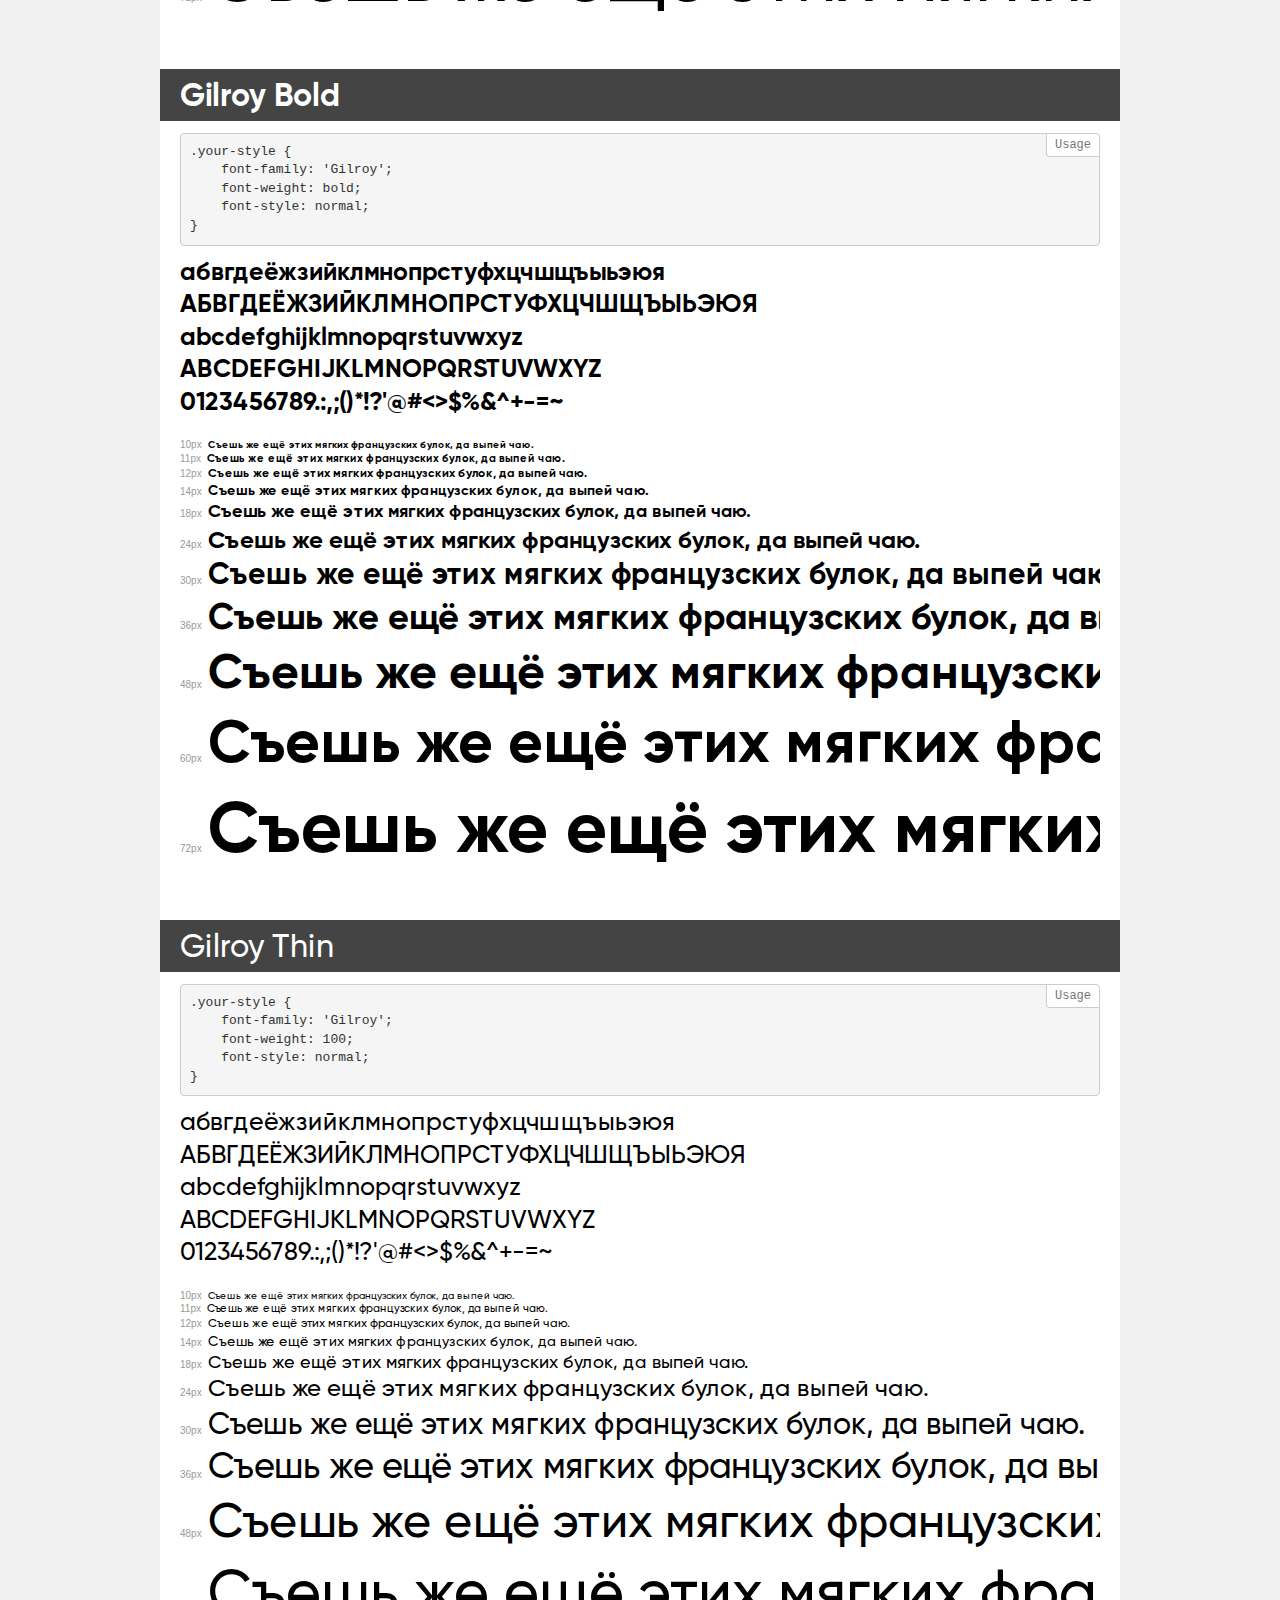
<file: fonts/Gilroy/demo.html>
<!DOCTYPE html>
<html>
<head>
    <meta charset="utf-8">
    <meta http-equiv="X-UA-Compatible" content="IE=edge">
    <meta name="viewport" content="width=device-width, initial-scale=1">
    <meta name="robots" content="noindex, noarchive">
    <meta name="format-detection" content="telephone=no">
    <title>Transfonter demo</title>
    <link href="stylesheet.css" rel="stylesheet">
    <style>
        /*
        http://meyerweb.com/eric/tools/css/reset/
        v2.0 | 20110126
        License: none (public domain)
        */
        html, body, div, span, applet, object, iframe,
        h1, h2, h3, h4, h5, h6, p, blockquote, pre,
        a, abbr, acronym, address, big, cite, code,
        del, dfn, em, img, ins, kbd, q, s, samp,
        small, strike, strong, sub, sup, tt, var,
        b, u, i, center,
        dl, dt, dd, ol, ul, li,
        fieldset, form, label, legend,
        table, caption, tbody, tfoot, thead, tr, th, td,
        article, aside, canvas, details, embed,
        figure, figcaption, footer, header, hgroup,
        menu, nav, output, ruby, section, summary,
        time, mark, audio, video {
            margin: 0;
            padding: 0;
            border: 0;
            font-size: 100%;
            font: inherit;
            vertical-align: baseline;
        }
        /* HTML5 display-role reset for older browsers */
        article, aside, details, figcaption, figure,
        footer, header, hgroup, menu, nav, section {
            display: block;
        }
        body {
            line-height: 1;
        }
        ol, ul {
            list-style: none;
        }
        blockquote, q {
            quotes: none;
        }
        blockquote:before, blockquote:after,
        q:before, q:after {
            content: '';
            content: none;
        }
        table {
            border-collapse: collapse;
            border-spacing: 0;
        }
        /* common styles */
        body {
            background: #f1f1f1;
            color: #000;
        }
        .page {
            background: #fff;
            width: 920px;
            margin: 0 auto;
            padding: 20px 20px 0 20px;
            overflow: hidden;
        }
        .font-container {
            overflow-x: auto;
            overflow-y: hidden;
            margin-bottom: 40px;
            line-height: 1.3;
            white-space: nowrap;
            padding-bottom: 5px;
        }
        h1 {
            position: relative;
            background: #444;
            font-size: 32px;
            color: #fff;
            padding: 10px 20px;
            margin: 0 -20px 12px -20px;
        }
        .letters {
            font-size: 25px;
            margin-bottom: 20px;
        }
        .s10:before {
            content: '10px';
        }
        .s11:before {
            content: '11px';
        }
        .s12:before {
            content: '12px';
        }
        .s14:before {
            content: '14px';
        }
        .s18:before {
            content: '18px';
        }
        .s24:before {
            content: '24px';
        }
        .s30:before {
            content: '30px';
        }
        .s36:before {
            content: '36px';
        }
        .s48:before {
            content: '48px';
        }
        .s60:before {
            content: '60px';
        }
        .s72:before {
            content: '72px';
        }
        .s10:before, .s11:before, .s12:before, .s14:before,
        .s18:before, .s24:before, .s30:before, .s36:before,
        .s48:before, .s60:before, .s72:before {
            font-family: Arial, sans-serif;
            font-size: 10px;
            font-weight: normal;
            font-style: normal;
            color: #999;
            padding-right: 6px;
        }
        pre {
            display: block;
            position: relative;
            padding: 9px;
            margin: 0 0 10px;
            font-family: Monaco, Menlo, Consolas, "Courier New", monospace !important;
            font-size: 13px;
            line-height: 1.428571429;
            color: #333;
            font-weight: normal !important;
            font-style: normal !important;
            background-color: #f5f5f5;
            border: 1px solid #ccc;
            overflow-x: auto;
            border-radius: 4px;
        }
        pre:after {
            display: block;
            position: absolute;
            right: 0;
            top: 0;
            content: 'Usage';
            line-height: 1;
            padding: 5px 8px;
            font-size: 12px;
            color: #767676;
            background-color: #fff;
            border: 1px solid #ccc;
            border-right: none;
            border-top: none;
            border-radius: 0 4px 0 4px;
            z-index: 10;
        }
        /* responsive */
        @media (max-width: 959px) {
            .page {
                width: auto;
                margin: 0;
            }
        }
    </style>
</head>
<body>
<div class="page">
    <div class="demo" style="font-family: 'Gilroy'; font-weight: 800; font-style: normal;">
        <h1>Gilroy ExtraBold</h1>
        <pre>.your-style {
    font-family: 'Gilroy';
    font-weight: 800;
    font-style: normal;
}</pre>
        <div class="font-container">
            <p class="letters">
                абвгдеёжзийклмнопрстуфхцчшщъыьэюя<br>
АБВГДЕЁЖЗИЙКЛМНОПРСТУФХЦЧШЩЪЫЬЭЮЯ<br>
abcdefghijklmnopqrstuvwxyz<br>
ABCDEFGHIJKLMNOPQRSTUVWXYZ<br>
                0123456789.:,;()*!?'@#<>$%&^+-=~
            </p>
            <p class="s10" style="font-size: 10px;">Съешь же ещё этих мягких французских булок, да выпей чаю.</p>
            <p class="s11" style="font-size: 11px;">Съешь же ещё этих мягких французских булок, да выпей чаю.</p>
            <p class="s12" style="font-size: 12px;">Съешь же ещё этих мягких французских булок, да выпей чаю.</p>
            <p class="s14" style="font-size: 14px;">Съешь же ещё этих мягких французских булок, да выпей чаю.</p>
            <p class="s18" style="font-size: 18px;">Съешь же ещё этих мягких французских булок, да выпей чаю.</p>
            <p class="s24" style="font-size: 24px;">Съешь же ещё этих мягких французских булок, да выпей чаю.</p>
            <p class="s30" style="font-size: 30px;">Съешь же ещё этих мягких французских булок, да выпей чаю.</p>
            <p class="s36" style="font-size: 36px;">Съешь же ещё этих мягких французских булок, да выпей чаю.</p>
            <p class="s48" style="font-size: 48px;">Съешь же ещё этих мягких французских булок, да выпей чаю.</p>
            <p class="s60" style="font-size: 60px;">Съешь же ещё этих мягких французских булок, да выпей чаю.</p>
            <p class="s72" style="font-size: 72px;">Съешь же ещё этих мягких французских булок, да выпей чаю.</p>
        </div>
    </div>
    <div class="demo" style="font-family: 'Gilroy'; font-weight: 900; font-style: normal;">
        <h1>Gilroy Heavy</h1>
        <pre>.your-style {
    font-family: 'Gilroy';
    font-weight: 900;
    font-style: normal;
}</pre>
        <div class="font-container">
            <p class="letters">
                абвгдеёжзийклмнопрстуфхцчшщъыьэюя<br>
АБВГДЕЁЖЗИЙКЛМНОПРСТУФХЦЧШЩЪЫЬЭЮЯ<br>
abcdefghijklmnopqrstuvwxyz<br>
ABCDEFGHIJKLMNOPQRSTUVWXYZ<br>
                0123456789.:,;()*!?'@#<>$%&^+-=~
            </p>
            <p class="s10" style="font-size: 10px;">Съешь же ещё этих мягких французских булок, да выпей чаю.</p>
            <p class="s11" style="font-size: 11px;">Съешь же ещё этих мягких французских булок, да выпей чаю.</p>
            <p class="s12" style="font-size: 12px;">Съешь же ещё этих мягких французских булок, да выпей чаю.</p>
            <p class="s14" style="font-size: 14px;">Съешь же ещё этих мягких французских булок, да выпей чаю.</p>
            <p class="s18" style="font-size: 18px;">Съешь же ещё этих мягких французских булок, да выпей чаю.</p>
            <p class="s24" style="font-size: 24px;">Съешь же ещё этих мягких французских булок, да выпей чаю.</p>
            <p class="s30" style="font-size: 30px;">Съешь же ещё этих мягких французских булок, да выпей чаю.</p>
            <p class="s36" style="font-size: 36px;">Съешь же ещё этих мягких французских булок, да выпей чаю.</p>
            <p class="s48" style="font-size: 48px;">Съешь же ещё этих мягких французских булок, да выпей чаю.</p>
            <p class="s60" style="font-size: 60px;">Съешь же ещё этих мягких французских булок, да выпей чаю.</p>
            <p class="s72" style="font-size: 72px;">Съешь же ещё этих мягких французских булок, да выпей чаю.</p>
        </div>
    </div>
    <div class="demo" style="font-family: 'Gilroy'; font-weight: 300; font-style: italic;">
        <h1>Gilroy Light Italic</h1>
        <pre>.your-style {
    font-family: 'Gilroy';
    font-weight: 300;
    font-style: italic;
}</pre>
        <div class="font-container">
            <p class="letters">
                абвгдеёжзийклмнопрстуфхцчшщъыьэюя<br>
АБВГДЕЁЖЗИЙКЛМНОПРСТУФХЦЧШЩЪЫЬЭЮЯ<br>
abcdefghijklmnopqrstuvwxyz<br>
ABCDEFGHIJKLMNOPQRSTUVWXYZ<br>
                0123456789.:,;()*!?'@#<>$%&^+-=~
            </p>
            <p class="s10" style="font-size: 10px;">Съешь же ещё этих мягких французских булок, да выпей чаю.</p>
            <p class="s11" style="font-size: 11px;">Съешь же ещё этих мягких французских булок, да выпей чаю.</p>
            <p class="s12" style="font-size: 12px;">Съешь же ещё этих мягких французских булок, да выпей чаю.</p>
            <p class="s14" style="font-size: 14px;">Съешь же ещё этих мягких французских булок, да выпей чаю.</p>
            <p class="s18" style="font-size: 18px;">Съешь же ещё этих мягких французских булок, да выпей чаю.</p>
            <p class="s24" style="font-size: 24px;">Съешь же ещё этих мягких французских булок, да выпей чаю.</p>
            <p class="s30" style="font-size: 30px;">Съешь же ещё этих мягких французских булок, да выпей чаю.</p>
            <p class="s36" style="font-size: 36px;">Съешь же ещё этих мягких французских булок, да выпей чаю.</p>
            <p class="s48" style="font-size: 48px;">Съешь же ещё этих мягких французских булок, да выпей чаю.</p>
            <p class="s60" style="font-size: 60px;">Съешь же ещё этих мягких французских булок, да выпей чаю.</p>
            <p class="s72" style="font-size: 72px;">Съешь же ещё этих мягких французских булок, да выпей чаю.</p>
        </div>
    </div>
    <div class="demo" style="font-family: 'Gilroy'; font-weight: 100; font-style: italic;">
        <h1>Gilroy Thin Italic</h1>
        <pre>.your-style {
    font-family: 'Gilroy';
    font-weight: 100;
    font-style: italic;
}</pre>
        <div class="font-container">
            <p class="letters">
                абвгдеёжзийклмнопрстуфхцчшщъыьэюя<br>
АБВГДЕЁЖЗИЙКЛМНОПРСТУФХЦЧШЩЪЫЬЭЮЯ<br>
abcdefghijklmnopqrstuvwxyz<br>
ABCDEFGHIJKLMNOPQRSTUVWXYZ<br>
                0123456789.:,;()*!?'@#<>$%&^+-=~
            </p>
            <p class="s10" style="font-size: 10px;">Съешь же ещё этих мягких французских булок, да выпей чаю.</p>
            <p class="s11" style="font-size: 11px;">Съешь же ещё этих мягких французских булок, да выпей чаю.</p>
            <p class="s12" style="font-size: 12px;">Съешь же ещё этих мягких французских булок, да выпей чаю.</p>
            <p class="s14" style="font-size: 14px;">Съешь же ещё этих мягких французских булок, да выпей чаю.</p>
            <p class="s18" style="font-size: 18px;">Съешь же ещё этих мягких французских булок, да выпей чаю.</p>
            <p class="s24" style="font-size: 24px;">Съешь же ещё этих мягких французских булок, да выпей чаю.</p>
            <p class="s30" style="font-size: 30px;">Съешь же ещё этих мягких французских булок, да выпей чаю.</p>
            <p class="s36" style="font-size: 36px;">Съешь же ещё этих мягких французских булок, да выпей чаю.</p>
            <p class="s48" style="font-size: 48px;">Съешь же ещё этих мягких французских булок, да выпей чаю.</p>
            <p class="s60" style="font-size: 60px;">Съешь же ещё этих мягких французских булок, да выпей чаю.</p>
            <p class="s72" style="font-size: 72px;">Съешь же ещё этих мягких французских булок, да выпей чаю.</p>
        </div>
    </div>
    <div class="demo" style="font-family: 'Gilroy'; font-weight: 900; font-style: italic;">
        <h1>Gilroy Black Italic</h1>
        <pre>.your-style {
    font-family: 'Gilroy';
    font-weight: 900;
    font-style: italic;
}</pre>
        <div class="font-container">
            <p class="letters">
                абвгдеёжзийклмнопрстуфхцчшщъыьэюя<br>
АБВГДЕЁЖЗИЙКЛМНОПРСТУФХЦЧШЩЪЫЬЭЮЯ<br>
abcdefghijklmnopqrstuvwxyz<br>
ABCDEFGHIJKLMNOPQRSTUVWXYZ<br>
                0123456789.:,;()*!?'@#<>$%&^+-=~
            </p>
            <p class="s10" style="font-size: 10px;">Съешь же ещё этих мягких французских булок, да выпей чаю.</p>
            <p class="s11" style="font-size: 11px;">Съешь же ещё этих мягких французских булок, да выпей чаю.</p>
            <p class="s12" style="font-size: 12px;">Съешь же ещё этих мягких французских булок, да выпей чаю.</p>
            <p class="s14" style="font-size: 14px;">Съешь же ещё этих мягких французских булок, да выпей чаю.</p>
            <p class="s18" style="font-size: 18px;">Съешь же ещё этих мягких французских булок, да выпей чаю.</p>
            <p class="s24" style="font-size: 24px;">Съешь же ещё этих мягких французских булок, да выпей чаю.</p>
            <p class="s30" style="font-size: 30px;">Съешь же ещё этих мягких французских булок, да выпей чаю.</p>
            <p class="s36" style="font-size: 36px;">Съешь же ещё этих мягких французских булок, да выпей чаю.</p>
            <p class="s48" style="font-size: 48px;">Съешь же ещё этих мягких французских булок, да выпей чаю.</p>
            <p class="s60" style="font-size: 60px;">Съешь же ещё этих мягких французских булок, да выпей чаю.</p>
            <p class="s72" style="font-size: 72px;">Съешь же ещё этих мягких французских булок, да выпей чаю.</p>
        </div>
    </div>
    <div class="demo" style="font-family: 'Gilroy'; font-weight: bold; font-style: italic;">
        <h1>Gilroy Bold Italic</h1>
        <pre>.your-style {
    font-family: 'Gilroy';
    font-weight: bold;
    font-style: italic;
}</pre>
        <div class="font-container">
            <p class="letters">
                абвгдеёжзийклмнопрстуфхцчшщъыьэюя<br>
АБВГДЕЁЖЗИЙКЛМНОПРСТУФХЦЧШЩЪЫЬЭЮЯ<br>
abcdefghijklmnopqrstuvwxyz<br>
ABCDEFGHIJKLMNOPQRSTUVWXYZ<br>
                0123456789.:,;()*!?'@#<>$%&^+-=~
            </p>
            <p class="s10" style="font-size: 10px;">Съешь же ещё этих мягких французских булок, да выпей чаю.</p>
            <p class="s11" style="font-size: 11px;">Съешь же ещё этих мягких французских булок, да выпей чаю.</p>
            <p class="s12" style="font-size: 12px;">Съешь же ещё этих мягких французских булок, да выпей чаю.</p>
            <p class="s14" style="font-size: 14px;">Съешь же ещё этих мягких французских булок, да выпей чаю.</p>
            <p class="s18" style="font-size: 18px;">Съешь же ещё этих мягких французских булок, да выпей чаю.</p>
            <p class="s24" style="font-size: 24px;">Съешь же ещё этих мягких французских булок, да выпей чаю.</p>
            <p class="s30" style="font-size: 30px;">Съешь же ещё этих мягких французских булок, да выпей чаю.</p>
            <p class="s36" style="font-size: 36px;">Съешь же ещё этих мягких французских булок, да выпей чаю.</p>
            <p class="s48" style="font-size: 48px;">Съешь же ещё этих мягких французских булок, да выпей чаю.</p>
            <p class="s60" style="font-size: 60px;">Съешь же ещё этих мягких французских булок, да выпей чаю.</p>
            <p class="s72" style="font-size: 72px;">Съешь же ещё этих мягких французских булок, да выпей чаю.</p>
        </div>
    </div>
    <div class="demo" style="font-family: 'Gilroy'; font-weight: 600; font-style: normal;">
        <h1>Gilroy SemiBold</h1>
        <pre>.your-style {
    font-family: 'Gilroy';
    font-weight: 600;
    font-style: normal;
}</pre>
        <div class="font-container">
            <p class="letters">
                абвгдеёжзийклмнопрстуфхцчшщъыьэюя<br>
АБВГДЕЁЖЗИЙКЛМНОПРСТУФХЦЧШЩЪЫЬЭЮЯ<br>
abcdefghijklmnopqrstuvwxyz<br>
ABCDEFGHIJKLMNOPQRSTUVWXYZ<br>
                0123456789.:,;()*!?'@#<>$%&^+-=~
            </p>
            <p class="s10" style="font-size: 10px;">Съешь же ещё этих мягких французских булок, да выпей чаю.</p>
            <p class="s11" style="font-size: 11px;">Съешь же ещё этих мягких французских булок, да выпей чаю.</p>
            <p class="s12" style="font-size: 12px;">Съешь же ещё этих мягких французских булок, да выпей чаю.</p>
            <p class="s14" style="font-size: 14px;">Съешь же ещё этих мягких французских булок, да выпей чаю.</p>
            <p class="s18" style="font-size: 18px;">Съешь же ещё этих мягких французских булок, да выпей чаю.</p>
            <p class="s24" style="font-size: 24px;">Съешь же ещё этих мягких французских булок, да выпей чаю.</p>
            <p class="s30" style="font-size: 30px;">Съешь же ещё этих мягких французских булок, да выпей чаю.</p>
            <p class="s36" style="font-size: 36px;">Съешь же ещё этих мягких французских булок, да выпей чаю.</p>
            <p class="s48" style="font-size: 48px;">Съешь же ещё этих мягких французских булок, да выпей чаю.</p>
            <p class="s60" style="font-size: 60px;">Съешь же ещё этих мягких французских булок, да выпей чаю.</p>
            <p class="s72" style="font-size: 72px;">Съешь же ещё этих мягких французских булок, да выпей чаю.</p>
        </div>
    </div>
    <div class="demo" style="font-family: 'Gilroy'; font-weight: 200; font-style: italic;">
        <h1>Gilroy UltraLight Italic</h1>
        <pre>.your-style {
    font-family: 'Gilroy';
    font-weight: 200;
    font-style: italic;
}</pre>
        <div class="font-container">
            <p class="letters">
                абвгдеёжзийклмнопрстуфхцчшщъыьэюя<br>
АБВГДЕЁЖЗИЙКЛМНОПРСТУФХЦЧШЩЪЫЬЭЮЯ<br>
abcdefghijklmnopqrstuvwxyz<br>
ABCDEFGHIJKLMNOPQRSTUVWXYZ<br>
                0123456789.:,;()*!?'@#<>$%&^+-=~
            </p>
            <p class="s10" style="font-size: 10px;">Съешь же ещё этих мягких французских булок, да выпей чаю.</p>
            <p class="s11" style="font-size: 11px;">Съешь же ещё этих мягких французских булок, да выпей чаю.</p>
            <p class="s12" style="font-size: 12px;">Съешь же ещё этих мягких французских булок, да выпей чаю.</p>
            <p class="s14" style="font-size: 14px;">Съешь же ещё этих мягких французских булок, да выпей чаю.</p>
            <p class="s18" style="font-size: 18px;">Съешь же ещё этих мягких французских булок, да выпей чаю.</p>
            <p class="s24" style="font-size: 24px;">Съешь же ещё этих мягких французских булок, да выпей чаю.</p>
            <p class="s30" style="font-size: 30px;">Съешь же ещё этих мягких французских булок, да выпей чаю.</p>
            <p class="s36" style="font-size: 36px;">Съешь же ещё этих мягких французских булок, да выпей чаю.</p>
            <p class="s48" style="font-size: 48px;">Съешь же ещё этих мягких французских булок, да выпей чаю.</p>
            <p class="s60" style="font-size: 60px;">Съешь же ещё этих мягких французских булок, да выпей чаю.</p>
            <p class="s72" style="font-size: 72px;">Съешь же ещё этих мягких французских булок, да выпей чаю.</p>
        </div>
    </div>
    <div class="demo" style="font-family: 'Gilroy'; font-weight: 600; font-style: italic;">
        <h1>Gilroy SemiBold Italic</h1>
        <pre>.your-style {
    font-family: 'Gilroy';
    font-weight: 600;
    font-style: italic;
}</pre>
        <div class="font-container">
            <p class="letters">
                абвгдеёжзийклмнопрстуфхцчшщъыьэюя<br>
АБВГДЕЁЖЗИЙКЛМНОПРСТУФХЦЧШЩЪЫЬЭЮЯ<br>
abcdefghijklmnopqrstuvwxyz<br>
ABCDEFGHIJKLMNOPQRSTUVWXYZ<br>
                0123456789.:,;()*!?'@#<>$%&^+-=~
            </p>
            <p class="s10" style="font-size: 10px;">Съешь же ещё этих мягких французских булок, да выпей чаю.</p>
            <p class="s11" style="font-size: 11px;">Съешь же ещё этих мягких французских булок, да выпей чаю.</p>
            <p class="s12" style="font-size: 12px;">Съешь же ещё этих мягких французских булок, да выпей чаю.</p>
            <p class="s14" style="font-size: 14px;">Съешь же ещё этих мягких французских булок, да выпей чаю.</p>
            <p class="s18" style="font-size: 18px;">Съешь же ещё этих мягких французских булок, да выпей чаю.</p>
            <p class="s24" style="font-size: 24px;">Съешь же ещё этих мягких французских булок, да выпей чаю.</p>
            <p class="s30" style="font-size: 30px;">Съешь же ещё этих мягких французских булок, да выпей чаю.</p>
            <p class="s36" style="font-size: 36px;">Съешь же ещё этих мягких французских булок, да выпей чаю.</p>
            <p class="s48" style="font-size: 48px;">Съешь же ещё этих мягких французских булок, да выпей чаю.</p>
            <p class="s60" style="font-size: 60px;">Съешь же ещё этих мягких французских булок, да выпей чаю.</p>
            <p class="s72" style="font-size: 72px;">Съешь же ещё этих мягких французских булок, да выпей чаю.</p>
        </div>
    </div>
    <div class="demo" style="font-family: 'Gilroy'; font-weight: 300; font-style: normal;">
        <h1>Gilroy Light</h1>
        <pre>.your-style {
    font-family: 'Gilroy';
    font-weight: 300;
    font-style: normal;
}</pre>
        <div class="font-container">
            <p class="letters">
                абвгдеёжзийклмнопрстуфхцчшщъыьэюя<br>
АБВГДЕЁЖЗИЙКЛМНОПРСТУФХЦЧШЩЪЫЬЭЮЯ<br>
abcdefghijklmnopqrstuvwxyz<br>
ABCDEFGHIJKLMNOPQRSTUVWXYZ<br>
                0123456789.:,;()*!?'@#<>$%&^+-=~
            </p>
            <p class="s10" style="font-size: 10px;">Съешь же ещё этих мягких французских булок, да выпей чаю.</p>
            <p class="s11" style="font-size: 11px;">Съешь же ещё этих мягких французских булок, да выпей чаю.</p>
            <p class="s12" style="font-size: 12px;">Съешь же ещё этих мягких французских булок, да выпей чаю.</p>
            <p class="s14" style="font-size: 14px;">Съешь же ещё этих мягких французских булок, да выпей чаю.</p>
            <p class="s18" style="font-size: 18px;">Съешь же ещё этих мягких французских булок, да выпей чаю.</p>
            <p class="s24" style="font-size: 24px;">Съешь же ещё этих мягких французских булок, да выпей чаю.</p>
            <p class="s30" style="font-size: 30px;">Съешь же ещё этих мягких французских булок, да выпей чаю.</p>
            <p class="s36" style="font-size: 36px;">Съешь же ещё этих мягких французских булок, да выпей чаю.</p>
            <p class="s48" style="font-size: 48px;">Съешь же ещё этих мягких французских булок, да выпей чаю.</p>
            <p class="s60" style="font-size: 60px;">Съешь же ещё этих мягких французских булок, да выпей чаю.</p>
            <p class="s72" style="font-size: 72px;">Съешь же ещё этих мягких французских булок, да выпей чаю.</p>
        </div>
    </div>
    <div class="demo" style="font-family: 'Gilroy'; font-weight: 500; font-style: italic;">
        <h1>Gilroy Medium Italic</h1>
        <pre>.your-style {
    font-family: 'Gilroy';
    font-weight: 500;
    font-style: italic;
}</pre>
        <div class="font-container">
            <p class="letters">
                абвгдеёжзийклмнопрстуфхцчшщъыьэюя<br>
АБВГДЕЁЖЗИЙКЛМНОПРСТУФХЦЧШЩЪЫЬЭЮЯ<br>
abcdefghijklmnopqrstuvwxyz<br>
ABCDEFGHIJKLMNOPQRSTUVWXYZ<br>
                0123456789.:,;()*!?'@#<>$%&^+-=~
            </p>
            <p class="s10" style="font-size: 10px;">Съешь же ещё этих мягких французских булок, да выпей чаю.</p>
            <p class="s11" style="font-size: 11px;">Съешь же ещё этих мягких французских булок, да выпей чаю.</p>
            <p class="s12" style="font-size: 12px;">Съешь же ещё этих мягких французских булок, да выпей чаю.</p>
            <p class="s14" style="font-size: 14px;">Съешь же ещё этих мягких французских булок, да выпей чаю.</p>
            <p class="s18" style="font-size: 18px;">Съешь же ещё этих мягких французских булок, да выпей чаю.</p>
            <p class="s24" style="font-size: 24px;">Съешь же ещё этих мягких французских булок, да выпей чаю.</p>
            <p class="s30" style="font-size: 30px;">Съешь же ещё этих мягких французских булок, да выпей чаю.</p>
            <p class="s36" style="font-size: 36px;">Съешь же ещё этих мягких французских булок, да выпей чаю.</p>
            <p class="s48" style="font-size: 48px;">Съешь же ещё этих мягких французских булок, да выпей чаю.</p>
            <p class="s60" style="font-size: 60px;">Съешь же ещё этих мягких французских булок, да выпей чаю.</p>
            <p class="s72" style="font-size: 72px;">Съешь же ещё этих мягких французских булок, да выпей чаю.</p>
        </div>
    </div>
    <div class="demo" style="font-family: 'Gilroy'; font-weight: 800; font-style: italic;">
        <h1>Gilroy ExtraBold Italic</h1>
        <pre>.your-style {
    font-family: 'Gilroy';
    font-weight: 800;
    font-style: italic;
}</pre>
        <div class="font-container">
            <p class="letters">
                абвгдеёжзийклмнопрстуфхцчшщъыьэюя<br>
АБВГДЕЁЖЗИЙКЛМНОПРСТУФХЦЧШЩЪЫЬЭЮЯ<br>
abcdefghijklmnopqrstuvwxyz<br>
ABCDEFGHIJKLMNOPQRSTUVWXYZ<br>
                0123456789.:,;()*!?'@#<>$%&^+-=~
            </p>
            <p class="s10" style="font-size: 10px;">Съешь же ещё этих мягких французских булок, да выпей чаю.</p>
            <p class="s11" style="font-size: 11px;">Съешь же ещё этих мягких французских булок, да выпей чаю.</p>
            <p class="s12" style="font-size: 12px;">Съешь же ещё этих мягких французских булок, да выпей чаю.</p>
            <p class="s14" style="font-size: 14px;">Съешь же ещё этих мягких французских булок, да выпей чаю.</p>
            <p class="s18" style="font-size: 18px;">Съешь же ещё этих мягких французских булок, да выпей чаю.</p>
            <p class="s24" style="font-size: 24px;">Съешь же ещё этих мягких французских булок, да выпей чаю.</p>
            <p class="s30" style="font-size: 30px;">Съешь же ещё этих мягких французских булок, да выпей чаю.</p>
            <p class="s36" style="font-size: 36px;">Съешь же ещё этих мягких французских булок, да выпей чаю.</p>
            <p class="s48" style="font-size: 48px;">Съешь же ещё этих мягких французских булок, да выпей чаю.</p>
            <p class="s60" style="font-size: 60px;">Съешь же ещё этих мягких французских булок, да выпей чаю.</p>
            <p class="s72" style="font-size: 72px;">Съешь же ещё этих мягких французских булок, да выпей чаю.</p>
        </div>
    </div>
    <div class="demo" style="font-family: 'Gilroy'; font-weight: normal; font-style: normal;">
        <h1>Gilroy Regular</h1>
        <pre>.your-style {
    font-family: 'Gilroy';
    font-weight: normal;
    font-style: normal;
}</pre>
        <div class="font-container">
            <p class="letters">
                абвгдеёжзийклмнопрстуфхцчшщъыьэюя<br>
АБВГДЕЁЖЗИЙКЛМНОПРСТУФХЦЧШЩЪЫЬЭЮЯ<br>
abcdefghijklmnopqrstuvwxyz<br>
ABCDEFGHIJKLMNOPQRSTUVWXYZ<br>
                0123456789.:,;()*!?'@#<>$%&^+-=~
            </p>
            <p class="s10" style="font-size: 10px;">Съешь же ещё этих мягких французских булок, да выпей чаю.</p>
            <p class="s11" style="font-size: 11px;">Съешь же ещё этих мягких французских булок, да выпей чаю.</p>
            <p class="s12" style="font-size: 12px;">Съешь же ещё этих мягких французских булок, да выпей чаю.</p>
            <p class="s14" style="font-size: 14px;">Съешь же ещё этих мягких французских булок, да выпей чаю.</p>
            <p class="s18" style="font-size: 18px;">Съешь же ещё этих мягких французских булок, да выпей чаю.</p>
            <p class="s24" style="font-size: 24px;">Съешь же ещё этих мягких французских булок, да выпей чаю.</p>
            <p class="s30" style="font-size: 30px;">Съешь же ещё этих мягких французских булок, да выпей чаю.</p>
            <p class="s36" style="font-size: 36px;">Съешь же ещё этих мягких французских булок, да выпей чаю.</p>
            <p class="s48" style="font-size: 48px;">Съешь же ещё этих мягких французских булок, да выпей чаю.</p>
            <p class="s60" style="font-size: 60px;">Съешь же ещё этих мягких французских булок, да выпей чаю.</p>
            <p class="s72" style="font-size: 72px;">Съешь же ещё этих мягких французских булок, да выпей чаю.</p>
        </div>
    </div>
    <div class="demo" style="font-family: 'Gilroy'; font-weight: 900; font-style: italic;">
        <h1>Gilroy Heavy Italic</h1>
        <pre>.your-style {
    font-family: 'Gilroy';
    font-weight: 900;
    font-style: italic;
}</pre>
        <div class="font-container">
            <p class="letters">
                абвгдеёжзийклмнопрстуфхцчшщъыьэюя<br>
АБВГДЕЁЖЗИЙКЛМНОПРСТУФХЦЧШЩЪЫЬЭЮЯ<br>
abcdefghijklmnopqrstuvwxyz<br>
ABCDEFGHIJKLMNOPQRSTUVWXYZ<br>
                0123456789.:,;()*!?'@#<>$%&^+-=~
            </p>
            <p class="s10" style="font-size: 10px;">Съешь же ещё этих мягких французских булок, да выпей чаю.</p>
            <p class="s11" style="font-size: 11px;">Съешь же ещё этих мягких французских булок, да выпей чаю.</p>
            <p class="s12" style="font-size: 12px;">Съешь же ещё этих мягких французских булок, да выпей чаю.</p>
            <p class="s14" style="font-size: 14px;">Съешь же ещё этих мягких французских булок, да выпей чаю.</p>
            <p class="s18" style="font-size: 18px;">Съешь же ещё этих мягких французских булок, да выпей чаю.</p>
            <p class="s24" style="font-size: 24px;">Съешь же ещё этих мягких французских булок, да выпей чаю.</p>
            <p class="s30" style="font-size: 30px;">Съешь же ещё этих мягких французских булок, да выпей чаю.</p>
            <p class="s36" style="font-size: 36px;">Съешь же ещё этих мягких французских булок, да выпей чаю.</p>
            <p class="s48" style="font-size: 48px;">Съешь же ещё этих мягких французских булок, да выпей чаю.</p>
            <p class="s60" style="font-size: 60px;">Съешь же ещё этих мягких французских булок, да выпей чаю.</p>
            <p class="s72" style="font-size: 72px;">Съешь же ещё этих мягких французских булок, да выпей чаю.</p>
        </div>
    </div>
    <div class="demo" style="font-family: 'Gilroy'; font-weight: 500; font-style: normal;">
        <h1>Gilroy Medium</h1>
        <pre>.your-style {
    font-family: 'Gilroy';
    font-weight: 500;
    font-style: normal;
}</pre>
        <div class="font-container">
            <p class="letters">
                абвгдеёжзийклмнопрстуфхцчшщъыьэюя<br>
АБВГДЕЁЖЗИЙКЛМНОПРСТУФХЦЧШЩЪЫЬЭЮЯ<br>
abcdefghijklmnopqrstuvwxyz<br>
ABCDEFGHIJKLMNOPQRSTUVWXYZ<br>
                0123456789.:,;()*!?'@#<>$%&^+-=~
            </p>
            <p class="s10" style="font-size: 10px;">Съешь же ещё этих мягких французских булок, да выпей чаю.</p>
            <p class="s11" style="font-size: 11px;">Съешь же ещё этих мягких французских булок, да выпей чаю.</p>
            <p class="s12" style="font-size: 12px;">Съешь же ещё этих мягких французских булок, да выпей чаю.</p>
            <p class="s14" style="font-size: 14px;">Съешь же ещё этих мягких французских булок, да выпей чаю.</p>
            <p class="s18" style="font-size: 18px;">Съешь же ещё этих мягких французских булок, да выпей чаю.</p>
            <p class="s24" style="font-size: 24px;">Съешь же ещё этих мягких французских булок, да выпей чаю.</p>
            <p class="s30" style="font-size: 30px;">Съешь же ещё этих мягких французских булок, да выпей чаю.</p>
            <p class="s36" style="font-size: 36px;">Съешь же ещё этих мягких французских булок, да выпей чаю.</p>
            <p class="s48" style="font-size: 48px;">Съешь же ещё этих мягких французских булок, да выпей чаю.</p>
            <p class="s60" style="font-size: 60px;">Съешь же ещё этих мягких французских булок, да выпей чаю.</p>
            <p class="s72" style="font-size: 72px;">Съешь же ещё этих мягких французских булок, да выпей чаю.</p>
        </div>
    </div>
    <div class="demo" style="font-family: 'Gilroy'; font-weight: normal; font-style: italic;">
        <h1>Gilroy Regular Italic</h1>
        <pre>.your-style {
    font-family: 'Gilroy';
    font-weight: normal;
    font-style: italic;
}</pre>
        <div class="font-container">
            <p class="letters">
                абвгдеёжзийклмнопрстуфхцчшщъыьэюя<br>
АБВГДЕЁЖЗИЙКЛМНОПРСТУФХЦЧШЩЪЫЬЭЮЯ<br>
abcdefghijklmnopqrstuvwxyz<br>
ABCDEFGHIJKLMNOPQRSTUVWXYZ<br>
                0123456789.:,;()*!?'@#<>$%&^+-=~
            </p>
            <p class="s10" style="font-size: 10px;">Съешь же ещё этих мягких французских булок, да выпей чаю.</p>
            <p class="s11" style="font-size: 11px;">Съешь же ещё этих мягких французских булок, да выпей чаю.</p>
            <p class="s12" style="font-size: 12px;">Съешь же ещё этих мягких французских булок, да выпей чаю.</p>
            <p class="s14" style="font-size: 14px;">Съешь же ещё этих мягких французских булок, да выпей чаю.</p>
            <p class="s18" style="font-size: 18px;">Съешь же ещё этих мягких французских булок, да выпей чаю.</p>
            <p class="s24" style="font-size: 24px;">Съешь же ещё этих мягких французских булок, да выпей чаю.</p>
            <p class="s30" style="font-size: 30px;">Съешь же ещё этих мягких французских булок, да выпей чаю.</p>
            <p class="s36" style="font-size: 36px;">Съешь же ещё этих мягких французских булок, да выпей чаю.</p>
            <p class="s48" style="font-size: 48px;">Съешь же ещё этих мягких французских булок, да выпей чаю.</p>
            <p class="s60" style="font-size: 60px;">Съешь же ещё этих мягких французских булок, да выпей чаю.</p>
            <p class="s72" style="font-size: 72px;">Съешь же ещё этих мягких французских булок, да выпей чаю.</p>
        </div>
    </div>
    <div class="demo" style="font-family: 'Gilroy'; font-weight: 200; font-style: normal;">
        <h1>Gilroy UltraLight</h1>
        <pre>.your-style {
    font-family: 'Gilroy';
    font-weight: 200;
    font-style: normal;
}</pre>
        <div class="font-container">
            <p class="letters">
                абвгдеёжзийклмнопрстуфхцчшщъыьэюя<br>
АБВГДЕЁЖЗИЙКЛМНОПРСТУФХЦЧШЩЪЫЬЭЮЯ<br>
abcdefghijklmnopqrstuvwxyz<br>
ABCDEFGHIJKLMNOPQRSTUVWXYZ<br>
                0123456789.:,;()*!?'@#<>$%&^+-=~
            </p>
            <p class="s10" style="font-size: 10px;">Съешь же ещё этих мягких французских булок, да выпей чаю.</p>
            <p class="s11" style="font-size: 11px;">Съешь же ещё этих мягких французских булок, да выпей чаю.</p>
            <p class="s12" style="font-size: 12px;">Съешь же ещё этих мягких французских булок, да выпей чаю.</p>
            <p class="s14" style="font-size: 14px;">Съешь же ещё этих мягких французских булок, да выпей чаю.</p>
            <p class="s18" style="font-size: 18px;">Съешь же ещё этих мягких французских булок, да выпей чаю.</p>
            <p class="s24" style="font-size: 24px;">Съешь же ещё этих мягких французских булок, да выпей чаю.</p>
            <p class="s30" style="font-size: 30px;">Съешь же ещё этих мягких французских булок, да выпей чаю.</p>
            <p class="s36" style="font-size: 36px;">Съешь же ещё этих мягких французских булок, да выпей чаю.</p>
            <p class="s48" style="font-size: 48px;">Съешь же ещё этих мягких французских булок, да выпей чаю.</p>
            <p class="s60" style="font-size: 60px;">Съешь же ещё этих мягких французских булок, да выпей чаю.</p>
            <p class="s72" style="font-size: 72px;">Съешь же ещё этих мягких французских булок, да выпей чаю.</p>
        </div>
    </div>
    <div class="demo" style="font-family: 'Gilroy'; font-weight: bold; font-style: normal;">
        <h1>Gilroy Bold</h1>
        <pre>.your-style {
    font-family: 'Gilroy';
    font-weight: bold;
    font-style: normal;
}</pre>
        <div class="font-container">
            <p class="letters">
                абвгдеёжзийклмнопрстуфхцчшщъыьэюя<br>
АБВГДЕЁЖЗИЙКЛМНОПРСТУФХЦЧШЩЪЫЬЭЮЯ<br>
abcdefghijklmnopqrstuvwxyz<br>
ABCDEFGHIJKLMNOPQRSTUVWXYZ<br>
                0123456789.:,;()*!?'@#<>$%&^+-=~
            </p>
            <p class="s10" style="font-size: 10px;">Съешь же ещё этих мягких французских булок, да выпей чаю.</p>
            <p class="s11" style="font-size: 11px;">Съешь же ещё этих мягких французских булок, да выпей чаю.</p>
            <p class="s12" style="font-size: 12px;">Съешь же ещё этих мягких французских булок, да выпей чаю.</p>
            <p class="s14" style="font-size: 14px;">Съешь же ещё этих мягких французских булок, да выпей чаю.</p>
            <p class="s18" style="font-size: 18px;">Съешь же ещё этих мягких французских булок, да выпей чаю.</p>
            <p class="s24" style="font-size: 24px;">Съешь же ещё этих мягких французских булок, да выпей чаю.</p>
            <p class="s30" style="font-size: 30px;">Съешь же ещё этих мягких французских булок, да выпей чаю.</p>
            <p class="s36" style="font-size: 36px;">Съешь же ещё этих мягких французских булок, да выпей чаю.</p>
            <p class="s48" style="font-size: 48px;">Съешь же ещё этих мягких французских булок, да выпей чаю.</p>
            <p class="s60" style="font-size: 60px;">Съешь же ещё этих мягких французских булок, да выпей чаю.</p>
            <p class="s72" style="font-size: 72px;">Съешь же ещё этих мягких французских булок, да выпей чаю.</p>
        </div>
    </div>
    <div class="demo" style="font-family: 'Gilroy'; font-weight: 100; font-style: normal;">
        <h1>Gilroy Thin</h1>
        <pre>.your-style {
    font-family: 'Gilroy';
    font-weight: 100;
    font-style: normal;
}</pre>
        <div class="font-container">
            <p class="letters">
                абвгдеёжзийклмнопрстуфхцчшщъыьэюя<br>
АБВГДЕЁЖЗИЙКЛМНОПРСТУФХЦЧШЩЪЫЬЭЮЯ<br>
abcdefghijklmnopqrstuvwxyz<br>
ABCDEFGHIJKLMNOPQRSTUVWXYZ<br>
                0123456789.:,;()*!?'@#<>$%&^+-=~
            </p>
            <p class="s10" style="font-size: 10px;">Съешь же ещё этих мягких французских булок, да выпей чаю.</p>
            <p class="s11" style="font-size: 11px;">Съешь же ещё этих мягких французских булок, да выпей чаю.</p>
            <p class="s12" style="font-size: 12px;">Съешь же ещё этих мягких французских булок, да выпей чаю.</p>
            <p class="s14" style="font-size: 14px;">Съешь же ещё этих мягких французских булок, да выпей чаю.</p>
            <p class="s18" style="font-size: 18px;">Съешь же ещё этих мягких французских булок, да выпей чаю.</p>
            <p class="s24" style="font-size: 24px;">Съешь же ещё этих мягких французских булок, да выпей чаю.</p>
            <p class="s30" style="font-size: 30px;">Съешь же ещё этих мягких французских булок, да выпей чаю.</p>
            <p class="s36" style="font-size: 36px;">Съешь же ещё этих мягких французских булок, да выпей чаю.</p>
            <p class="s48" style="font-size: 48px;">Съешь же ещё этих мягких французских булок, да выпей чаю.</p>
            <p class="s60" style="font-size: 60px;">Съешь же ещё этих мягких французских булок, да выпей чаю.</p>
            <p class="s72" style="font-size: 72px;">Съешь же ещё этих мягких французских булок, да выпей чаю.</p>
        </div>
    </div>
    <div class="demo" style="font-family: 'Gilroy'; font-weight: 900; font-style: normal;">
        <h1>Gilroy Black</h1>
        <pre>.your-style {
    font-family: 'Gilroy';
    font-weight: 900;
    font-style: normal;
}</pre>
        <div class="font-container">
            <p class="letters">
                абвгдеёжзийклмнопрстуфхцчшщъыьэюя<br>
АБВГДЕЁЖЗИЙКЛМНОПРСТУФХЦЧШЩЪЫЬЭЮЯ<br>
abcdefghijklmnopqrstuvwxyz<br>
ABCDEFGHIJKLMNOPQRSTUVWXYZ<br>
                0123456789.:,;()*!?'@#<>$%&^+-=~
            </p>
            <p class="s10" style="font-size: 10px;">Съешь же ещё этих мягких французских булок, да выпей чаю.</p>
            <p class="s11" style="font-size: 11px;">Съешь же ещё этих мягких французских булок, да выпей чаю.</p>
            <p class="s12" style="font-size: 12px;">Съешь же ещё этих мягких французских булок, да выпей чаю.</p>
            <p class="s14" style="font-size: 14px;">Съешь же ещё этих мягких французских булок, да выпей чаю.</p>
            <p class="s18" style="font-size: 18px;">Съешь же ещё этих мягких французских булок, да выпей чаю.</p>
            <p class="s24" style="font-size: 24px;">Съешь же ещё этих мягких французских булок, да выпей чаю.</p>
            <p class="s30" style="font-size: 30px;">Съешь же ещё этих мягких французских булок, да выпей чаю.</p>
            <p class="s36" style="font-size: 36px;">Съешь же ещё этих мягких французских булок, да выпей чаю.</p>
            <p class="s48" style="font-size: 48px;">Съешь же ещё этих мягких французских булок, да выпей чаю.</p>
            <p class="s60" style="font-size: 60px;">Съешь же ещё этих мягких французских булок, да выпей чаю.</p>
            <p class="s72" style="font-size: 72px;">Съешь же ещё этих мягких французских булок, да выпей чаю.</p>
        </div>
    </div>
</div>
</body>
</html>
</file>
<file: style/main.css>
/*
font-family: "Gilroy";
font-family: 'Playfair Display', serif;
*/

* {
	box-sizing: border-box;
	margin: 0;
	padding: 0;
}

body {
	margin: 0;
	font-family: "Gilroy";
	background-color: #0b1d26;
	background-image: url("./../img/BG.jpg");
	background-repeat: no-repeat;
	color: white;
}

/* UTILITIES */

.yellow {
	background-color: yellow;
}

.green {
	background-color: green;
}

.red {
	background-color: red;
}

/* HEADER */

.header {
	padding-top: 64px;
}

.row {
	display: flex;
	justify-content: space-between;
}

.container-wide {
	margin: 0 auto;
	padding: 0 80px;
}

.nav-wrapper {
	margin-bottom: 198px;
}

.logo {
	font-family: "Chronicle Display Bold";
	font-size: 32px;
	line-height: 1.187;
	color: white;
	text-decoration: none;
	margin-top: 0;
}

.nav ul {
	margin: 0;
	padding: 0;
	list-style: none;
	display: flex;
	font-family: "Gilroy";
	font-weight: 700;
	font-size: 18px;
	line-height: 22px;
}

.nav ul li + li {
	margin-left: 40px;
}

.nav ul li a {
	text-decoration: none;
	color: white;
}

.nav ul li a:hover {
	color: #fbd784;
	text-decoration: underline;
}

.account {
	font-size: 18px;
	font-weight: 700;
	line-height: 1.222;
	text-decoration: none;
	color: white;
	width: 98px;
	text-align: right;
	background: url("../img/icon_1.svg") no-repeat top left;
}

.account:hover {
	color: #fbd784;
	text-decoration: underline;
}

.nav,
.account {
	margin-top: 7px;
}

/* MAIN TITLE */

.main-title {
	width: 950px;
	margin: 0 auto;
	display: flex;
	flex-wrap: wrap;
	gap: 32px;
}

.key-title-category {
	position: relative;
	margin-left: 104px;
	color: #fbd784;
	font-size: 18px;
	line-height: 1.222;
	font-weight: 800;
	letter-spacing: 6px;
	text-transform: uppercase;
}

.key-title-category::before {
	position: absolute;
	content: "";
	width: 72px;
	height: 2px;
	background-color: #fbd784;
	display: block;
	left: -104px;
	top: 50%;
	transform: translateY(-50%);
}

.key-title {
	font-family: "Chronicle Display";
	font-size: 88px;
	line-height: 1.136;
	font-weight: 600px;
	text-transform: capitalize;
}

.key-title-scroll {
	font-size: 18px;
	line-height: 1.222;
	background: url("../img/icon_2.svg") no-repeat top right;
	width: 126px;
	cursor: pointer;
}

/* CONTENT */

main {
	display: flex;
	flex-direction: column;
	gap: 200px;
	width: 1462px;
	margin: 843px auto 120px auto;
}

.content {
	height: 720px;
	display: flex;
	justify-content: center;
	gap: 0px 112px;
	position: relative;
}

.section-wrapper {
	width: 632px;
	display: flex;
	flex-direction: column;
	gap: 27px;
	position: relative;
	top: 141px;
}

.content-title-category {
	position: relative;
	margin-left: 94px;
	color: #fbd784;
	font-size: 18px;
	line-height: 1.222;
	font-weight: 800;
	letter-spacing: 6px;
	text-transform: uppercase;
}

.content-title-category::before {
	position: absolute;
	content: "";
	width: 72px;
	height: 2px;
	background-color: #fbd784;
	display: block;
	left: -104px;
	top: 50%;
	transform: translateY(-50%);
}

.content-title {
	font-family: "Chronicle Display";
	font-weight: 600px;
	font-size: 64px;
	line-height: 1.203;
	color: white;
	margin-right: 77px;
}

.content-description {
	font-size: 18px;
	line-height: 1.777;
	color: white;
	font-weight: 700;
}

.content-direction {
	color: #fbd784;
	width: 127px;
	background: url("../img/icon_3.svg") no-repeat top right;
	cursor: pointer;
}

.content-right-wrapper {
	width: 100%;
	padding: 0 76px;
}

.content-right {
	height: 720px;
	display: flex;
	justify-content: center;
	align-items: center;
	flex-direction: row-reverse;
	gap: 0px 264px;
	position: relative;
}

.section-wrapper-right {
	width: 632px;
	display: flex;
	flex-direction: column;
	gap: 27px;
	position: relative;
}

.icon-number {
	position: absolute;
	left: -75px;
	top: 65px;
}

.icon-number-right {
	position: absolute;
	right: 375px;
	top: 0;
}

/* FOOTER */

.footer {
	height: 280px;
	display: flex;
	justify-content: center;
	gap: 0px 100px;
	padding: 0 75px;
}

.first-column,
.second-column,
.third-column {
	list-style-type: none;
}

.column-footer-title {
	margin-bottom: 24px;
	color: #fbd784;
	font-weight: 700;
	font-size: 24px;
	line-height: 1.333;
}

.second-column li,
.third-column li {
	margin-bottom: 16px;
	font-size: 18px;
	line-height: 1.777;
	font-weight: 500;
}

.first-column {
	flex: 1 0 auto;
}

.second-column {
	flex: 1;
}

.column-mntn {
	font-family: "Chronicle Display";
	color: white;
	font-size: 32px;
	line-height: 1.187;
	letter-spacing: 0.01em;
	margin-bottom: 24px;
}

.column-desc {
	font-size: 18px;
	line-height: 1.777;
	font-weight: 700;
	width: 303px;
}

.column-copyright {
	font-size: 18px;
	line-height: 1.777;
	opacity: 0.5;
	margin-top: 122px;
}

.header-mobile {
	display: none;
}

/* ADAPTIVE */

@media screen and (min-width: 1870px) {
	body {
		background-size: 100% auto;
	}
}

@media screen and (max-width: 1615px) {
	.icon-number {
		left: 0;
	}
}

@media screen and (min-width: 1024px) and (max-width: 1460px) {
	.header {
		width: 1460px;
	}

	.container-wide {
		width: 1460px;
	}

	.main-title {
		width: 1460px;
		margin: 0;
		padding: 0 250px;
	}
}

@media screen and (min-width: 768px) and (max-width: 1024px) {
	.header {
		width: 100%;
		min-width: 1024px;
		position: absolute;
		top: 0;
		left: 25%;
		right: 25%;
	}

	main {
		margin-top: 1600px;
	}
}

@media screen and (max-width: 760px) {
	/* HEADER */
	.header {
		display: none;
	}

	.header-mobile {
		display: flex;
		flex-direction: column;
		align-items: center;
		margin: 0 auto;
	}

	.header-mobile ul {
		list-style-type: none;
	}

	.header-mobile ul li {
		display: flex;
		justify-content: center;
		margin-bottom: 200px;
		font-size: 160px;
	}

	.header-mobile ul li a {
		text-decoration: none;
		color: white;
		color: #fbd784;
		border: #fbd784 2px solid;
		border-radius: 50px;
		padding: 0 100px;
	}

	.header-mobile ul li:last-child {
		margin-bottom: 0;
	}

	.header-mobile h1 {
		font-family: "Chronicle Display";
		font-size: 160px;
		text-align: center;
		margin-bottom: 1200px;
		color: rgba(60, 26, 3, 0.613);
	}

	/* MAIN */

	main {
		margin: 0;
	}

	.content {
		display: none;
	}

	.content-right {
		display: none;
	}

	.section-wrapper {
		display: none;
	}

	.section-wrapper-right {
		display: none;
	}

	.footer {
		display: none;
	}

	/* MAIN - MOBILE_VERSION */

	.main-mobile {
		display: flex;
		gap: 0;
	}

	img {
		width: 100%;
	}

	.article-mobile {
		display: flex;
		flex-direction: column;
		text-align: center;
		gap: 200px;
		font-size: 100px;
	}

	.content-title-mobile {
		color: #fbd784;
		font-family: "Chronicle Display";
		text-transform: capitalize;
	}

	.content-description-mobile {
		padding: 100px;
	}

	.content-direction-mobile {
		margin-bottom: 100px;
	}

	.content-direction-mobile a {
		color: #fbd784;
		text-transform: capitalize;
	}

	/* FOOTER - MOBILE_VERSION */

	.footer-mobile {
		border-top: 2px white solid;
		display: flex;
		flex-direction: column;
		gap: 500px;
		padding: 200px 0;
		text-align: center;
	}

	.column-mobile {
		font-size: 100px;
	}

	.column-mobile h1 {
		color: #fbd784;
		margin-bottom: 200px;
	}

	.column-mobile li {
		margin-bottom: 100px;
	}

	.column-mobile li:last-child {
		margin-bottom: 0;
	}

	.footer-mobile p {
		font-size: 100px;
		opacity: 0.5;
	}
}

@media screen and (min-width: 760px) {
	.header-mobile {
		display: none;
	}

	.main-mobile {
		display: none;
	}

	.footer-mobile {
		display: none;
	}
}
</file>
<file: fonts/Gilroy/stylesheet.css>
@font-face {
	font-family: "Gilroy";
	src: url("Gilroy-ExtraBold.eot");
	src: local("Gilroy ExtraBold"), local("Gilroy-ExtraBold"),
		url("Gilroy-ExtraBold.eot?#iefix") format("embedded-opentype"),
		url("Gilroy-ExtraBold.woff") format("woff"),
		url("Gilroy-ExtraBold.ttf") format("truetype");
	font-weight: 800;
	font-style: normal;
}

@font-face {
	font-family: "Gilroy";
	src: url("Gilroy-Medium.eot");
	src: local("Gilroy Medium"), local("Gilroy-Medium"),
		url("Gilroy-Medium.eot?#iefix") format("embedded-opentype"),
		url("Gilroy-Medium.woff") format("woff"),
		url("Gilroy-Medium.ttf") format("truetype");
	font-weight: 500;
	font-style: normal;
}

@font-face {
	font-family: "Gilroy";
	src: url("Gilroy-Bold.eot");
	src: local("Gilroy Bold"), local("Gilroy-Bold"),
		url("Gilroy-Bold.eot?#iefix") format("embedded-opentype"),
		url("Gilroy-Bold.woff") format("woff"),
		url("Gilroy-Bold.ttf") format("truetype");
	font-weight: bold;
	font-style: normal;
}

@font-face {
	font-family: "Chronicle Display";
	src: url("../Chronicle\ Display\ Semibold.otf") format("opentype");
}

@font-face {
	font-family: "Chronicle Display";
	src: url("../Chronicle\ Display\ Semibold.otf") format("opentype");
}

@font-face {
	font-family: "Chronicle Display Bold";
	src: url("../Chronicle\ Display\ Bold.otf") format("opentype");
}
</file>
<file: public/style/authorizaction.css>
* {
	margin: 0;
	padding: 0;
	box-sizing: border-box;
}

.login-box {
	border: 2px green solid;
	width: 800px;
	height: 400px;
	margin: 200px auto;
	display: flex;
	justify-content: center;
	align-items: center;
}

.field {
	width: 200px;
	line-height: 30px;
	display: flex;
	flex-direction: column;
	gap: 10px;
}

.field-2 {
	line-height: 30px;
	display: flex;
	flex-direction: column;
	justify-content: center;
	align-items: center;
}

input {
	outline: none;
}

h1 {
	font-size: 20px;
	text-align: center;
}

p {
	text-align: center;
}

a {
	text-decoration: none;
	color: green;
}

.register {
	margin-top: 20px;
	margin-bottom: 10px;
	font-size: 20px;
	color: rgba(0, 128, 0, 0.739);
	width: 100px;
}
</file>
